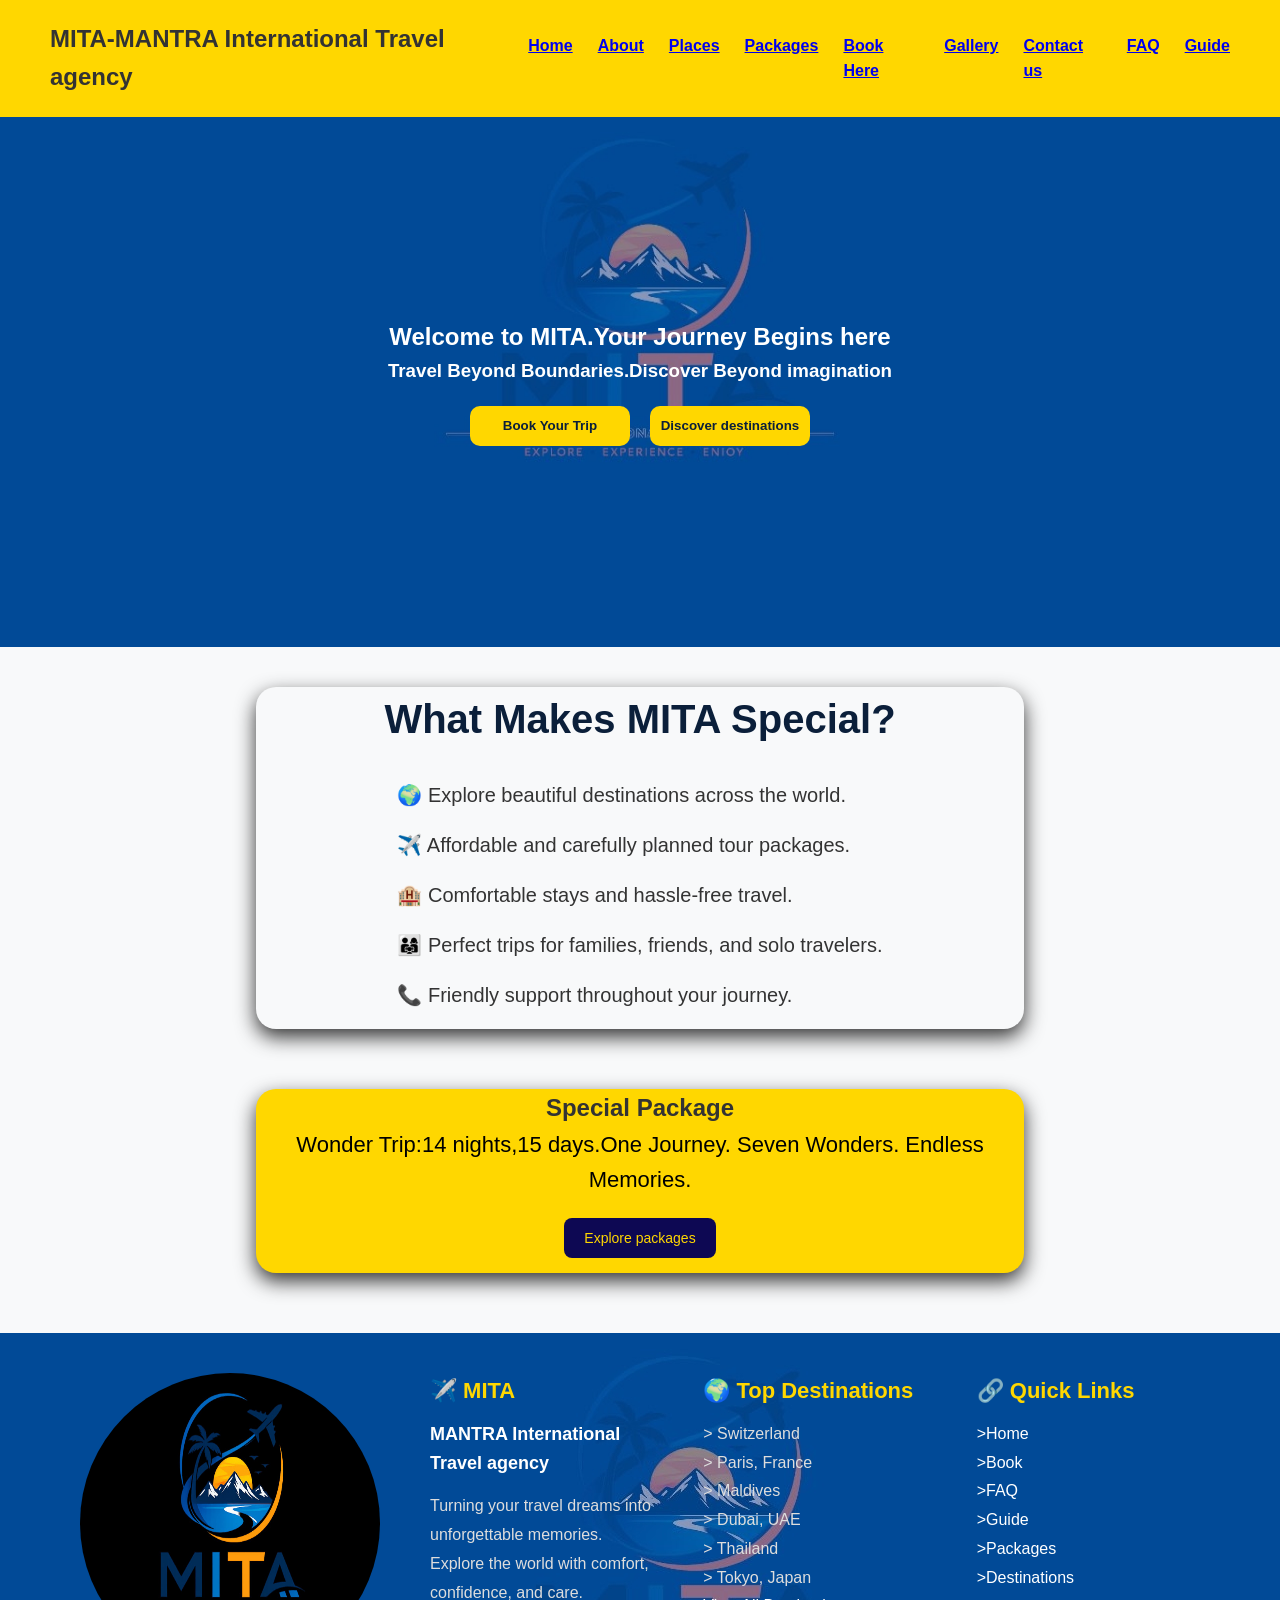
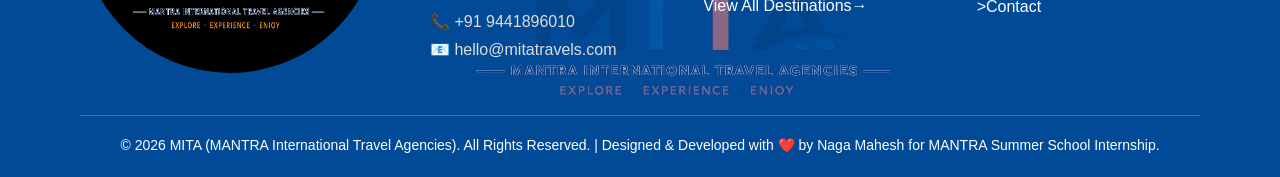
<file: index.html>
<!DOCTYPE html>
<html lang="en">
<head>
    <meta charset="UTF-8">
    <meta name="viewport" content="width=device-width, initial-scale=1.0">
    
    <link rel="stylesheet" href="style.css">
    <meta charset="UTF-8">
<meta name="viewport" content="width=device-width, initial-scale=1.0">

<title>MITA | MANTRA International Travel Agency</title>

<meta name="description" content="Explore the world with MITA - MANTRA International Travel Agency. Book dream vacations, discover destinations, travel guides, and affordable tour packages.">

<meta name="keywords" content="Travel Agency, MITA, Mantra, Tourism, Vacation, Holiday Packages, Travel Booking, Maldives, Paris, Switzerland, Dubai">

<meta name="author" content="Naga Mahesh">
</head>
<body>
    <header>
        <nav>
         <div>
            <h1>MITA-MANTRA International Travel agency</h1>
          </div>
          <ul>
          <div>
            <a href="index.html">Home</a>
          </div>
          <div>
            <a href="ourstory.html">About</a>
          </div>
          <div>
            <a href="places.html">Places</a>
          </div>
          <div>
            <a href="packages.html">Packages</a>
          </div>
          <div>
            <a href="booking.html">Book Here</a>
          </div>
          <div>
            <a href="gallery.html">Gallery</a>
          </div>
          <div>
            <a href="contact.html">Contact us</a>
          </div>
          <div>
            <a href="faq.html">FAQ</a>
          </div>
        <div>
            <a href="travelguide.html">Guide</a>
           </div>
           </ul>
        </nav>
    </header>
    <main class="home-main">
        <section class="home1">
             <h1>Welcome to MITA.Your Journey Begins here</h1>
             <h3>Travel Beyond Boundaries.Discover Beyond imagination</h3>
             <div class="button-c">
                 <a href="booking.html"><button class="button1">Book Your Trip</button></a>
                 <a href="places.html"><button class="button1">Discover destinations</button></a>
             </div>
        </section>
      <section class="about-features">
     <h2>What Makes MITA Special?</h2>
      <ul>
          <li>🌍 Explore beautiful destinations across the world.</li>
          <li>✈️ Affordable and carefully planned tour packages.</li>
          <li>🏨 Comfortable stays and hassle-free travel.</li>
          <li>👨‍👩‍👧 Perfect trips for families, friends, and solo travelers.</li>
          <li>📞 Friendly support throughout your journey.</li>
      </ul>
     </section>
        <section class="home2">
            <h1>Special Package</h1>
            <p>Wonder Trip:14 nights,15 days.One Journey. Seven Wonders. Endless Memories.</p>
            <a href="packages.html"><button class="button-h2">Explore packages</button></a>
        </section>
    </main>
    <footer>
        <div class="footer">
          <div>
            <img src="Images/mita logo.jpeg" alt="Logo" width="224.85" height="170">
          </div>
            <div>
                <h3>✈️ MITA</h3>
                <h4>MANTRA International Travel agency</h4>
                <p>Turning your travel dreams into unforgettable memories. <br>
                  Explore the world with comfort, confidence, and care.</p>
                <p>📞 +91 9441896010 <br>
                 📧 hello@mitatravels.com</p>
            </div>
            <div>
                <h3>🌍 Top Destinations</h3>
                <p>> Switzerland <br>
                   > Paris, France <br>
                   > Maldives   <br>
                   > Dubai, UAE <br>
                   > Thailand  <br>
                   > Tokyo, Japan <br>
                   </p>
                   <a href="places.html">View All Destinations→</a>
            </div>
            <div>
                <h3>🔗 Quick Links</h3>
                <p>
                    <a href="index.html">>Home</a> <br>
                    <a href="booking.html">>Book</a> <br>
                    <a href="faq.html">>FAQ</a> <br>
                    <a href="travelguide.html">>Guide</a> <br>
                    <a href="packages.html">>Packages</a> <br>
                    <a href="places.html">>Destinations</a> <br>
                    <a href="contact.html">>Contact</a> <br>
                </p>
            </div>
        </div>
         <p>© 2026 MITA (MANTRA International Travel Agencies). All Rights Reserved. | Designed & Developed with ❤️ by Naga Mahesh for MANTRA Summer School Internship.</p>
    </footer>
<!--Start of Tawk.to Script-->
<script type="text/javascript">
var Tawk_API=Tawk_API||{}, Tawk_LoadStart=new Date();
(function(){
var s1=document.createElement("script"),s0=document.getElementsByTagName("script")[0];
s1.async=true;
s1.src='https://embed.tawk.to/6a466e182aaf551d42e2d673/1jshhs4h0';
s1.charset='UTF-8';
s1.setAttribute('crossorigin','*');
s0.parentNode.insertBefore(s1,s0);
})();
</script>
<!--End of Tawk.to Script-->
</body>
</html>
</file>
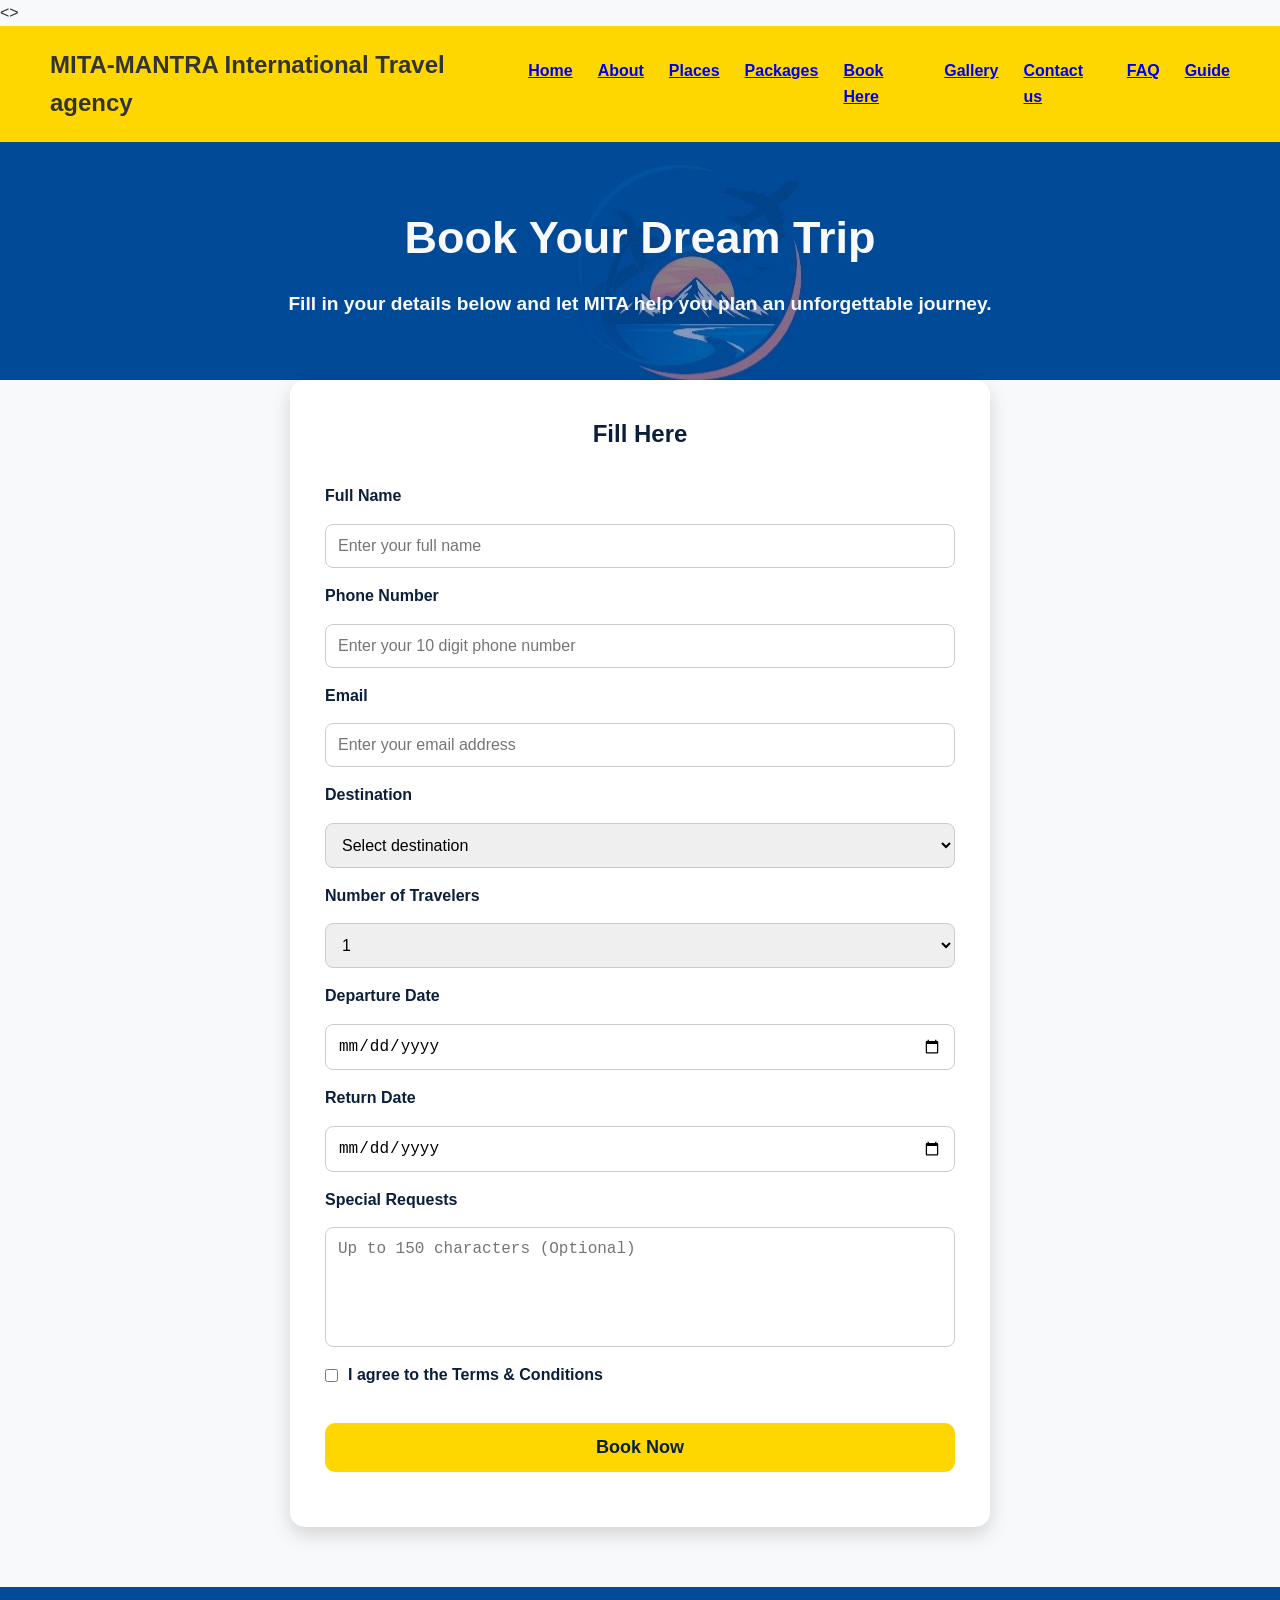
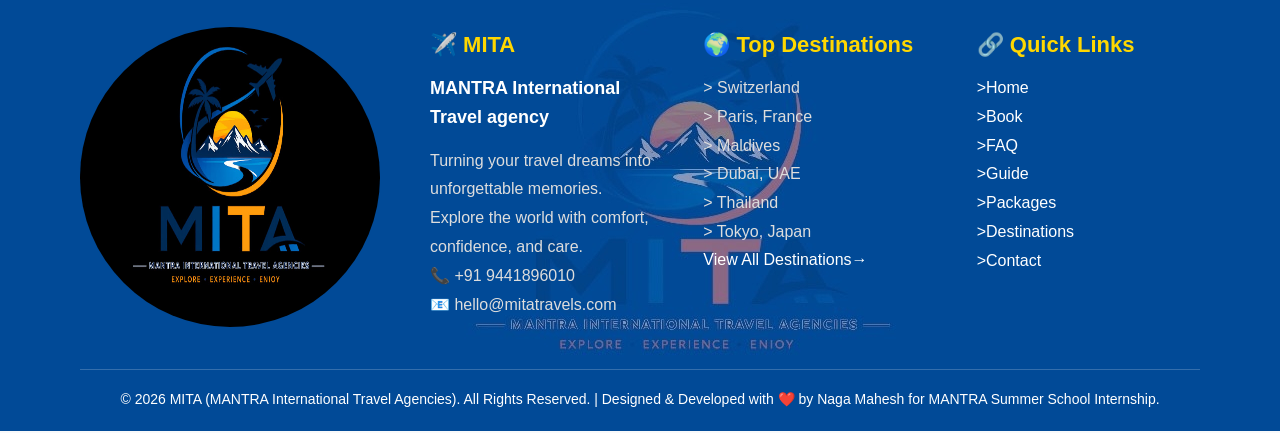
<file: booking.html>
<!DOCTYPE html>
<html lang="en">
<head>
    <meta charset="UTF-8">
    <meta name="viewport" content="width=device-width, initial-scale=1.0">
    
    <link rel="stylesheet" href="style.css">
    <title>Book Your Dream Trip | MITA</title>

<meta name="description" content="Book your dream vacation with MITA. Fill out our secure booking form and let us plan your perfect journey.">

<meta name="keywords" content="Book Tour, Travel Booking, Vacation Booking, Holiday Booking, MITA Booking">

<meta name="author" content="Naga Mahesh">
</head>
<>
    <header>
        <nav>
         <div>
            <h1>MITA-MANTRA International Travel agency</h1>
          </div>
          <ul>
          <div>
            <a href="index.html">Home</a>
          </div>
          <div>
            <a href="ourstory.html">About</a>
          </div>
          <div>
            <a href="places.html">Places</a>
          </div>
          <div>
            <a href="packages.html">Packages</a>
          </div>
          <div>
            <a href="booking.html">Book Here</a>
          </div>
          <div>
            <a href="gallery.html">Gallery</a>
          </div>
          <div>
            <a href="contact.html">Contact us</a>
          </div>
          <div>
            <a href="faq.html">FAQ</a>
          </div>
        <div>
            <a href="travelguide.html">Guide</a>
           </div>
           </ul>
        </nav>
         </header>
     <main>
           <section class="booking-header">
    <div>
        <h1>Book Your Dream Trip</h1>
        <p>Fill in your details below and let MITA help you plan an unforgettable journey.</p>
    </div>
</section>

<section class="booking-section">
    <div class="booking-box">

        <h2>Fill Here</h2>

        <form id="bookingForm">

            <label for="fullname">Full Name</label>
            <input type="text" id="fullname" name="fullname" placeholder="Enter your full name" required>

            <label for="phonenumber">Phone Number</label>
            <input type="tel" id="phonenumber" name="phonenumber" placeholder="Enter your 10 digit phone number" required>

            <label for="email">Email</label>
            <input type="email" id="email" name="email" placeholder="Enter your email address" required>

            <label for="destination">Destination</label>
            <select id="destination" required>
                <option value="">Select destination</option>
                <option value="maldives">Maldives</option>
                <option value="paris">Paris</option>
                <option value="switzerland">Switzerland</option>
                <option value="thailand">Thailand</option>
                <option value="tokyo">Tokyo, Japan</option>
                <option value="7 wonders">7 Wonders</option>
                <option value="dubai">Dubai</option>
                <option value="goa">Goa</option>
                <option value="kashmir">Kashmir</option>
                <option value="kerala">Kerala</option>
                <option value="bali">Bali</option>
            </select>

            <label for="Nooftravelers">Number of Travelers</label>
            <select id="Nooftravelers">
                <option>1</option>
                <option>2</option>
                <option>3</option>
                <option>4</option>
                <option>5</option>
                <option>6-10</option>
                <option>10+</option>
            </select>

            <label for="departure">Departure Date</label>
            <input type="date" id="departure" required>

            <label for="return">Return Date</label>
            <input type="date" id="return">

            <label for="request">Special Requests</label>
            <textarea id="request" maxlength="150" placeholder="Up to 150 characters (Optional)"></textarea>

            <div class="checkbox">
                <input type="checkbox" id="agree" required>
                <label for="agree">I agree to the Terms & Conditions</label>
            </div>

            <button type="submit" class="booking-btn">Book Now</button>

        </form>

        <p id="message"></p>
        <div id="bookingModal" class="modal">

    <div class="modal-content">

        <span class="close">&times;</span>

        <h2>🎉 Booking Confirmed!</h2>

        <div id="bookingDetails"></div>

        <button id="closeBtn">Close</button>

    </div>

</div>
    </div>
</section>
     </main>
      <footer>
        <div class="footer">
          <div>
            <img src="Images/mita logo.jpeg" alt="Logo" width="224.85" height="170">
          </div>
            <div>
                <h3>✈️ MITA</h3>
                <h4>MANTRA International Travel agency</h4>
                <p>Turning your travel dreams into unforgettable memories. Explore the world with comfort, confidence, and care.</p>
                <p>📞 +91 9441896010 <br>
                 📧 hello@mitatravels.com</p>
            </div>
            <div>
                <h3>🌍 Top Destinations</h3>
                <p>> Switzerland <br>
                   > Paris, France <br>
                   > Maldives   <br>
                   > Dubai, UAE <br>
                   > Thailand  <br>
                   > Tokyo, Japan <br>
                   </p>
                   <a href="places.html">View All Destinations→</a>
            </div>
            <div>
                <h3>🔗 Quick Links</h3>
                <p>
                    <a href="index.html">>Home</a> <br>
                    <a href="booking.html">>Book</a> <br>
                    <a href="faq.html">>FAQ</a> <br>
                    <a href="travelguide.html">>Guide</a> <br>
                    <a href="packages.html">>Packages</a> <br>
                    <a href="places.html">>Destinations</a> <br>
                    <a href="contact.html">>Contact</a> <br>
                </p>
            </div>
        </div>
        <p>© 2026 MITA (MANTRA International Travel Agencies). All Rights Reserved. | Designed & Developed with ❤️ by Naga Mahesh for MANTRA Summer School Internship.</p>
    </footer>
    <script src="script.js"></script>
    <!--Start of Tawk.to Script-->
<script type="text/javascript">
var Tawk_API=Tawk_API||{}, Tawk_LoadStart=new Date();
(function(){
var s1=document.createElement("script"),s0=document.getElementsByTagName("script")[0];
s1.async=true;
s1.src='https://embed.tawk.to/6a466e182aaf551d42e2d673/1jshhs4h0';
s1.charset='UTF-8';
s1.setAttribute('crossorigin','*');
s0.parentNode.insertBefore(s1,s0);
})();
</script>
<!--End of Tawk.to Script-->
</body>
</html>
</file>
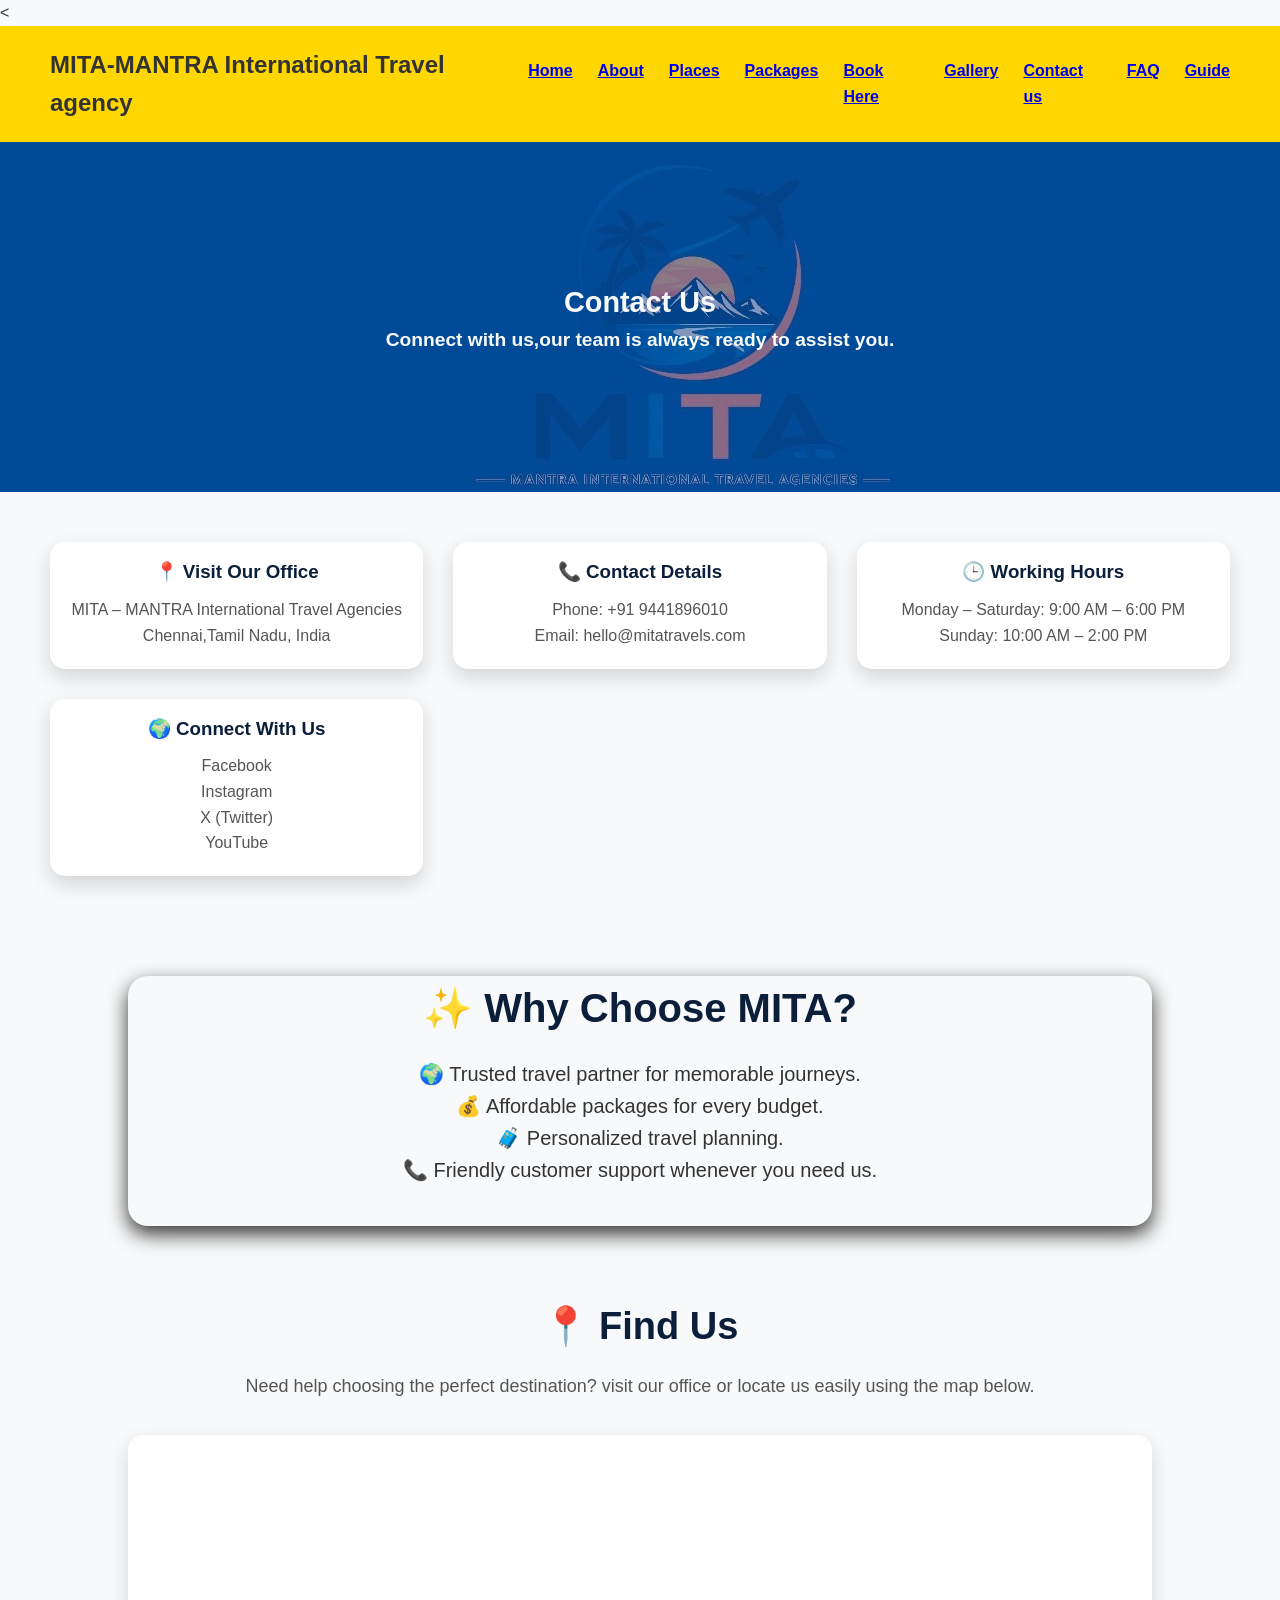
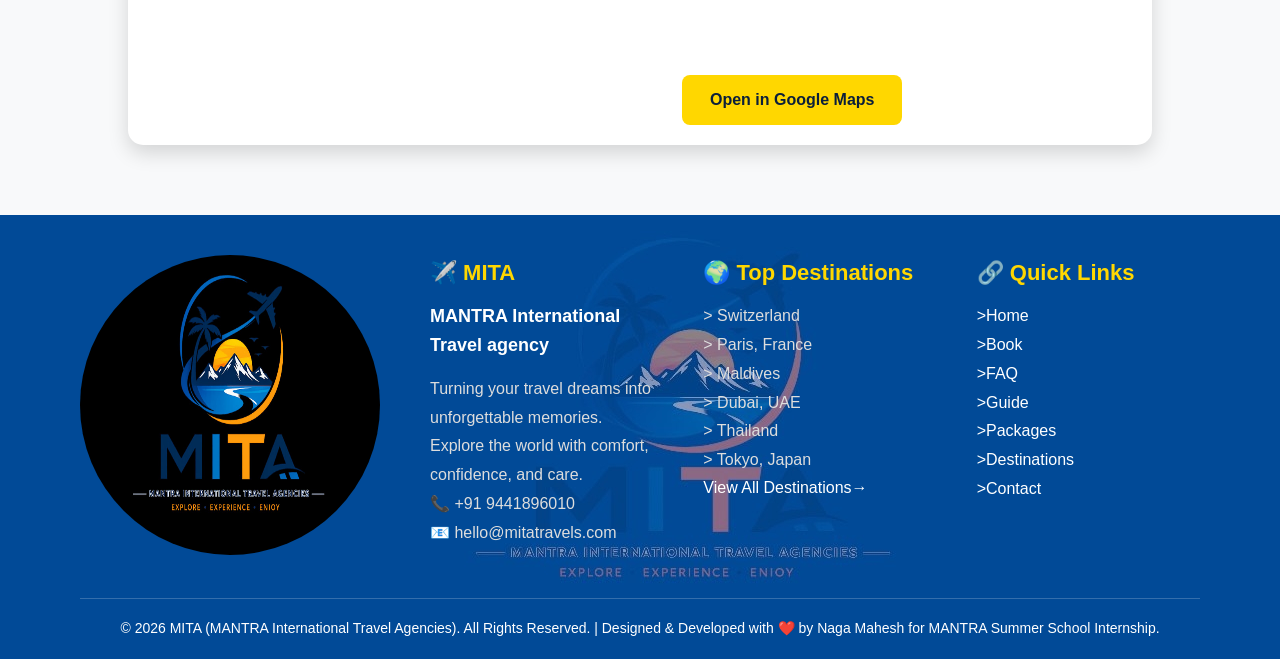
<file: contact.html>
<!DOCTYPE html>
<html lang="en">
<head>
    <meta charset="UTF-8">
    <meta name="viewport" content="width=device-width, initial-scale=1.0">
    
    <link rel="stylesheet" href="style.css">
    <<title>Contact MITA | MANTRA International Travel Agency</title>

<meta name="description" content="Get in touch with MITA for travel assistance, booking support, package information, and customer service.">

<meta name="keywords" content="Contact MITA, Travel Support, Customer Service, Travel Agency Contact">

<meta name="author" content="Naga Mahesh">
</head>
<body>
     <header>
        <nav>
         <div>
            <h1>MITA-MANTRA International Travel agency</h1>
          </div>
          <ul>
          <div>
            <a href="index.html">Home</a>
          </div>
          <div>
            <a href="ourstory.html">About</a>
          </div>
          <div>
            <a href="places.html">Places</a>
          </div>
          <div>
            <a href="packages.html">Packages</a>
          </div>
          <div>
            <a href="booking.html">Book Here</a>
          </div>
          <div>
            <a href="gallery.html">Gallery</a>
          </div>
          <div>
            <a href="contact.html">Contact us</a>
          </div>
          <div>
            <a href="faq.html">FAQ</a>
          </div>
        <div>
            <a href="travelguide.html">Guide</a>
           </div>
           </ul>
        </nav>
         </header>
     <main>
            <section class="contact">
              <h1>Contact Us</h1>
              <p>Connect with us,our team is always ready to assist you.</p>
            </section>
            <section class="cus">
                <div class="cus-card">
                  <h3>📍 Visit Our Office</h3>
                  <p>MITA – MANTRA International Travel Agencies <br>
                    Chennai,Tamil Nadu, India</p>
                </div>
                <div class="cus-card">
                  <h3>📞 Contact Details</h3>
                  <p>Phone: +91 9441896010 <br>
                    Email: hello@mitatravels.com</p>
                </div>
                <div class="cus-card">
                  <h3>🕒 Working Hours</h3>
                  <p>Monday – Saturday: 9:00 AM – 6:00 PM <br>Sunday: 10:00 AM – 2:00 PM</p>
                </div>
                <div class="cus-card">
                  <h3>🌍 Connect With Us</h3>
                  <p>Facebook <br>Instagram <br>X (Twitter) <br>YouTube</p>
                </div>
            </section>
           <section class="something">
            <h2>✨ Why Choose MITA?</h2>
            <p>🌍 Trusted travel partner for memorable journeys. <br>
               💰 Affordable packages for every budget. <br>
               🧳 Personalized travel planning. <br>
               📞 Friendly customer support whenever you need us.</p>
           </section>
           <section class="location">
            <h2>📍 Find Us</h2>
                 <p class="location-text">Need help choosing the perfect destination?
                  visit our office or locate us easily using the map below.
                 </p>
             <div class="map-card">
                <iframe src="https://www.google.com/maps/embed?pb=!1m18!1m12!1m3!1d3892.9122907780015!2d80.15508737483572!3d12.65375538763315!2m3!1f0!2f0!3f0!3m2!1i1024!2i768!4f13.1!3m3!1m2!1s0x3a525b9388be1547%3A0x73374bc83a3e5cad!2sSai%20University!5e0!3m2!1sen!2sin!4v1782886948904!5m2!1sen!2sin"
                   width="300" 
                   height="250" 
                   style="border:0;"
                  allowfullscreen="" 
                  oading="lazy" 
                  referrerpolicy="strict-origin-when-cross-origin">
                </iframe>
                 <a href="https://maps.app.goo.gl/iwFigcG14tqufpPw8" target="_blank" class="map-btn">
            Open in Google Maps
        </a>
             </div>
           </section>
     </main>
      <footer>
        <div class="footer">
          <div>
            <img src="Images/mita logo.jpeg" alt="Logo" width="224.85" height="170">
          </div>
            <div>
                <h3>✈️ MITA</h3>
                <h4>MANTRA International Travel agency</h4>
                <p>Turning your travel dreams into unforgettable memories. Explore the world with comfort, confidence, and care.</p>
                <p>📞 +91 9441896010 <br>
                 📧 hello@mitatravels.com</p>
            </div>
            <div>
                <h3>🌍 Top Destinations</h3>
                <p>> Switzerland <br>
                   > Paris, France <br>
                   > Maldives   <br>
                   > Dubai, UAE <br>
                   > Thailand  <br>
                   > Tokyo, Japan <br>
                   </p>
                   <a href="places.html">View All Destinations→</a>
            </div>
            <div>
                <h3>🔗 Quick Links</h3>
                <p>
                    <a href="index.html">>Home</a> <br>
                    <a href="booking.html">>Book</a> <br>
                    <a href="faq.html">>FAQ</a> <br>
                    <a href="travelguide.html">>Guide</a> <br>
                    <a href="packages.html">>Packages</a> <br>
                    <a href="places.html">>Destinations</a> <br>
                    <a href="contact.html">>Contact</a> <br>
                </p>
            </div>
        </div>
        <p>© 2026 MITA (MANTRA International Travel Agencies). All Rights Reserved. | Designed & Developed with ❤️ by Naga Mahesh for MANTRA Summer School Internship.</p>
    </footer>
    <!--Start of Tawk.to Script-->
<script type="text/javascript">
var Tawk_API=Tawk_API||{}, Tawk_LoadStart=new Date();
(function(){
var s1=document.createElement("script"),s0=document.getElementsByTagName("script")[0];
s1.async=true;
s1.src='https://embed.tawk.to/6a466e182aaf551d42e2d673/1jshhs4h0';
s1.charset='UTF-8';
s1.setAttribute('crossorigin','*');
s0.parentNode.insertBefore(s1,s0);
})();
</script>
<!--End of Tawk.to Script-->
</body>
</html>
</file>
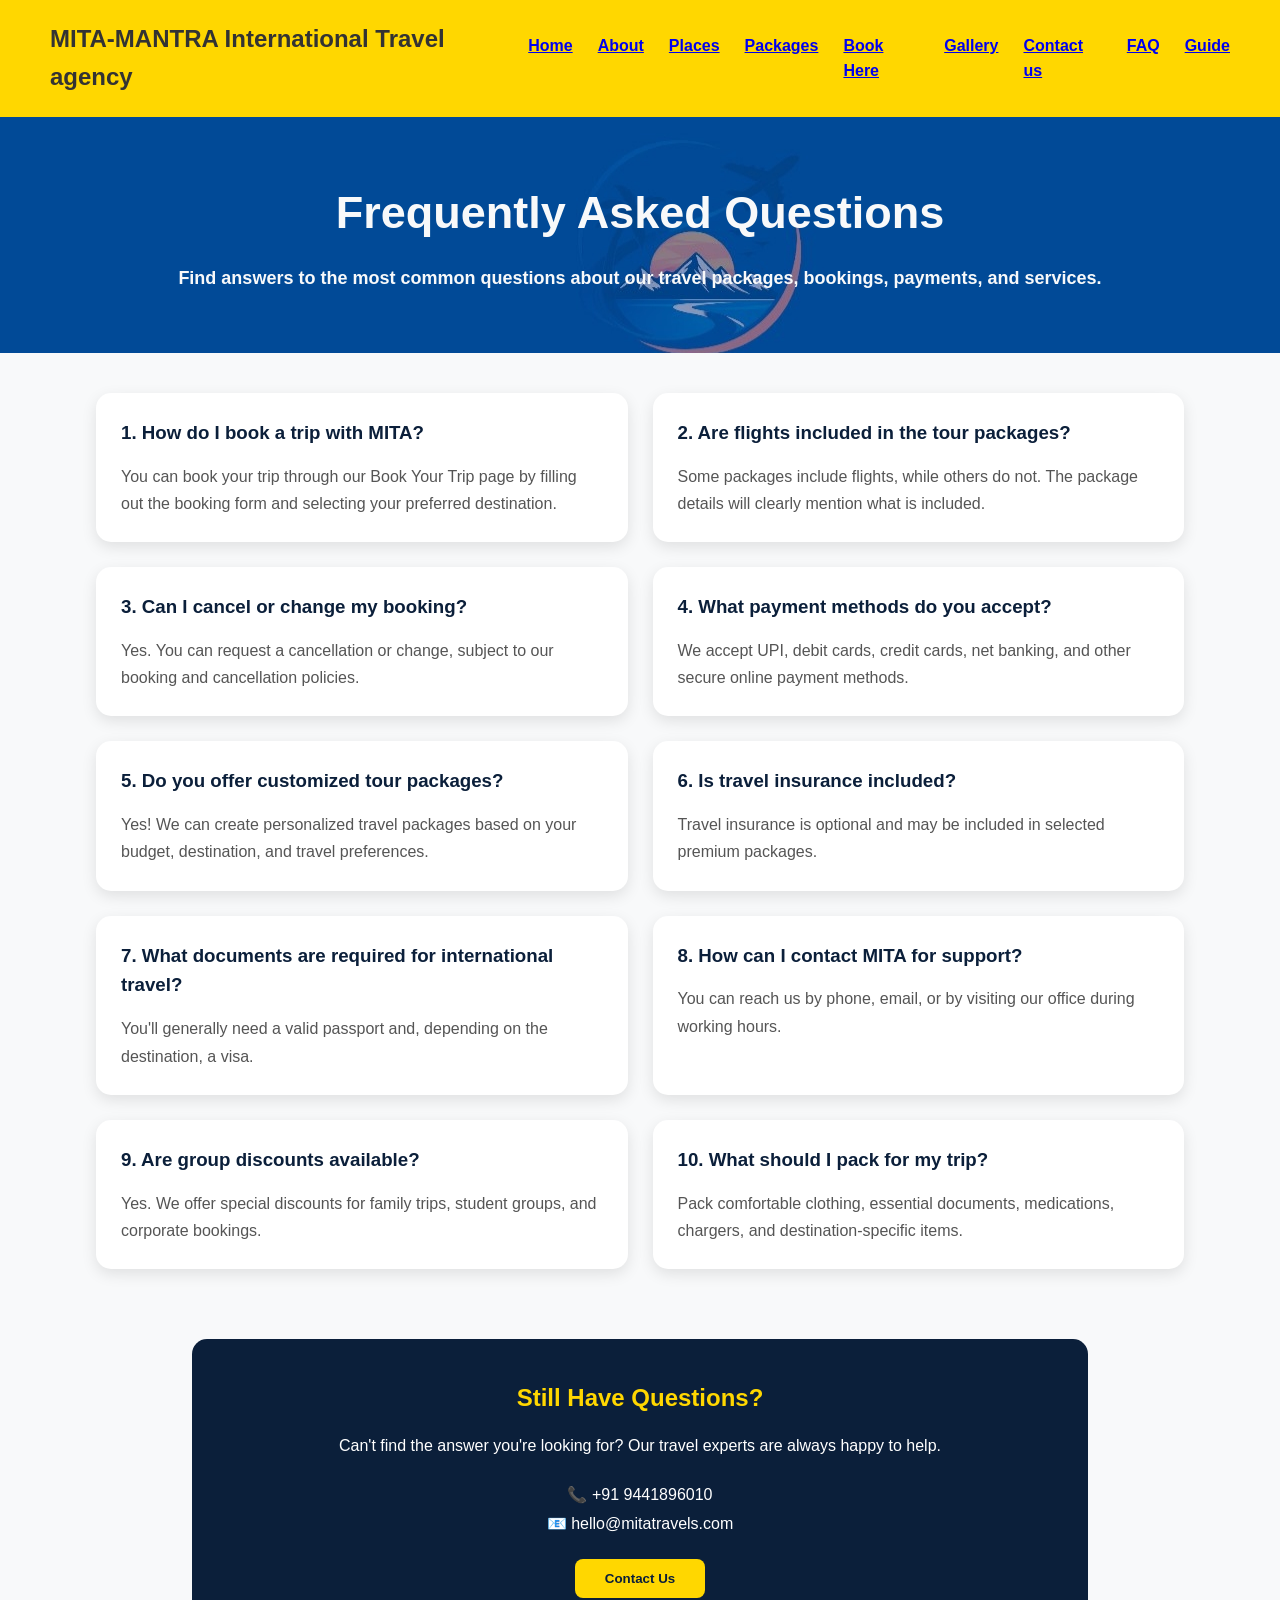
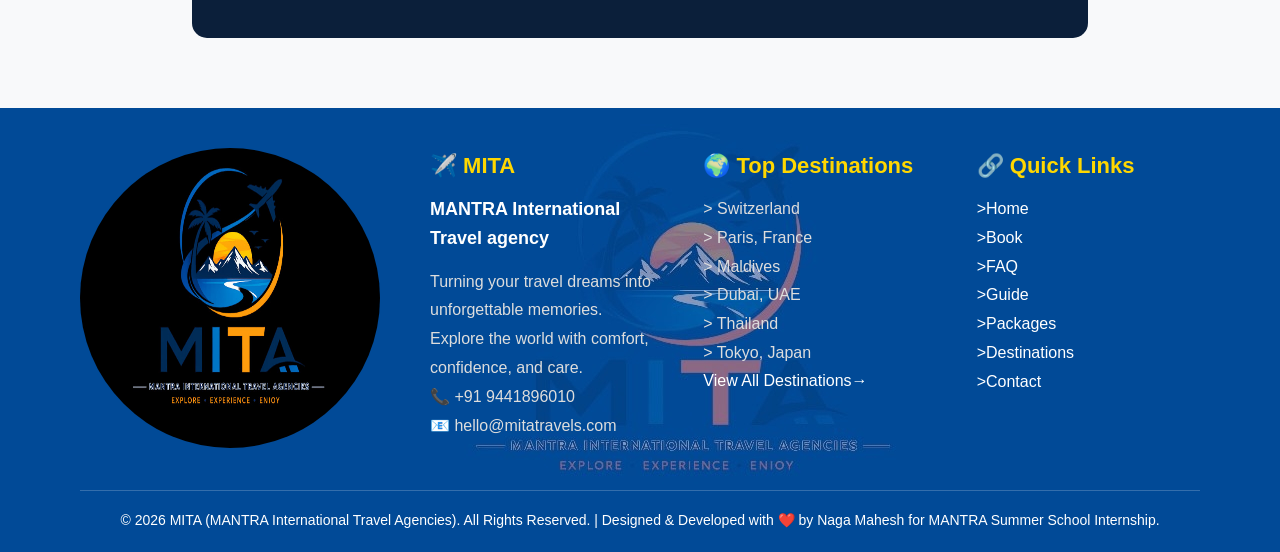
<file: faq.html>
<!DOCTYPE html>
<html lang="en">
<head>
    <meta charset="UTF-8">
    <meta name="viewport" content="width=device-width, initial-scale=1.0">
    
    <link rel="stylesheet" href="style.css">
     <title>Frequently Asked Questions | MITA</title>

<meta name="description" content="Find answers to common questions about bookings, cancellations, payments, travel insurance, documents, and MITA travel services.">

<meta name="keywords" content="Travel FAQ, Booking Questions, Travel Help, MITA FAQ, Holiday Questions">

<meta name="author" content="Naga Mahesh">
</head>
<body>
    <header>
        <nav>
         <div>
            <h1>MITA-MANTRA International Travel agency</h1>
          </div>
          <ul>
          <div>
            <a href="index.html">Home</a>
          </div>
          <div>
            <a href="ourstory.html">About</a>
          </div>
          <div>
            <a href="places.html">Places</a>
          </div>
          <div>
            <a href="packages.html">Packages</a>
          </div>
          <div>
            <a href="booking.html">Book Here</a>
          </div>
          <div>
            <a href="gallery.html">Gallery</a>
          </div>
          <div>
            <a href="contact.html">Contact us</a>
          </div>
          <div>
            <a href="faq.html">FAQ</a>
          </div>
        <div>
            <a href="travelguide.html">Guide</a>
           </div>
           </ul>
        </nav>
         </header>
     <main>
          <section class="faq-header">
    <h1>Frequently Asked Questions</h1>
    <p>Find answers to the most common questions about our travel packages, bookings, payments, and services.</p>
</section>

<section class="faq-container">

    <div class="faq-card">
        <h3>1. How do I book a trip with MITA?</h3>
        <p>You can book your trip through our Book Your Trip page by filling out the booking form and selecting your preferred destination.</p>
    </div>

    <div class="faq-card">
        <h3>2. Are flights included in the tour packages?</h3>
        <p>Some packages include flights, while others do not. The package details will clearly mention what is included.</p>
    </div>

    <div class="faq-card">
        <h3>3. Can I cancel or change my booking?</h3>
        <p>Yes. You can request a cancellation or change, subject to our booking and cancellation policies.</p>
    </div>

    <div class="faq-card">
        <h3>4. What payment methods do you accept?</h3>
        <p>We accept UPI, debit cards, credit cards, net banking, and other secure online payment methods.</p>
    </div>

    <div class="faq-card">
        <h3>5. Do you offer customized tour packages?</h3>
        <p>Yes! We can create personalized travel packages based on your budget, destination, and travel preferences.</p>
    </div>

    <div class="faq-card">
        <h3>6. Is travel insurance included?</h3>
        <p>Travel insurance is optional and may be included in selected premium packages.</p>
    </div>

    <div class="faq-card">
        <h3>7. What documents are required for international travel?</h3>
        <p>You'll generally need a valid passport and, depending on the destination, a visa.</p>
    </div>

    <div class="faq-card">
        <h3>8. How can I contact MITA for support?</h3>
        <p>You can reach us by phone, email, or by visiting our office during working hours.</p>
    </div>

    <div class="faq-card">
        <h3>9. Are group discounts available?</h3>
        <p>Yes. We offer special discounts for family trips, student groups, and corporate bookings.</p>
    </div>

    <div class="faq-card">
        <h3>10. What should I pack for my trip?</h3>
        <p>Pack comfortable clothing, essential documents, medications, chargers, and destination-specific items.</p>
    </div>

</section>

<section class="faq-contact">
    <h2>Still Have Questions?</h2>
    <p>Can't find the answer you're looking for? Our travel experts are always happy to help.</p>

    <p>
        📞 +91 9441896010 <br>
        📧 hello@mitatravels.com
    </p>

    <a href="contact.html">
        <button class="contact-btn">Contact Us</button>
    </a>
</section>
     </main>
      <footer>
        <div class="footer">
            <div>
              <img src="Images/mita logo.jpeg" alt="Logo" width="224.85" height="170">
            </div>
            <div>
                <h3>✈️ MITA</h3>
                <h4>MANTRA International Travel agency</h4>
                <p>Turning your travel dreams into unforgettable memories. Explore the world with comfort, confidence, and care.</p>
                <p>📞 +91 9441896010 <br>
                 📧 hello@mitatravels.com</p>
            </div>
            <div>
                <h3>🌍 Top Destinations</h3>
                <p>> Switzerland <br>
                   > Paris, France <br>
                   > Maldives   <br>
                   > Dubai, UAE <br>
                   > Thailand  <br>
                   > Tokyo, Japan <br>
                   </p>
                   <a href="places.html">View All Destinations→</a>
            </div>
            <div>
                <h3>🔗 Quick Links</h3>
                <p>
                    <a href="index.html">>Home</a> <br>
                    <a href="booking.html">>Book</a> <br>
                    <a href="faq.html">>FAQ</a> <br>
                    <a href="travelguide.html">>Guide</a> <br>
                    <a href="packages.html">>Packages</a> <br>
                    <a href="places.html">>Destinations</a> <br>
                    <a href="contact.html">>Contact</a> <br>
                </p>
            </div>
        </div>
        <p>© 2026 MITA (MANTRA International Travel Agencies). All Rights Reserved. | Designed & Developed with ❤️ by Naga Mahesh for MANTRA Summer School Internship.</p>
    </footer>
    <!--Start of Tawk.to Script-->
<script type="text/javascript">
var Tawk_API=Tawk_API||{}, Tawk_LoadStart=new Date();
(function(){
var s1=document.createElement("script"),s0=document.getElementsByTagName("script")[0];
s1.async=true;
s1.src='https://embed.tawk.to/6a466e182aaf551d42e2d673/1jshhs4h0';
s1.charset='UTF-8';
s1.setAttribute('crossorigin','*');
s0.parentNode.insertBefore(s1,s0);
})();
</script>
<!--End of Tawk.to Script-->
</body>
</html>
</file>
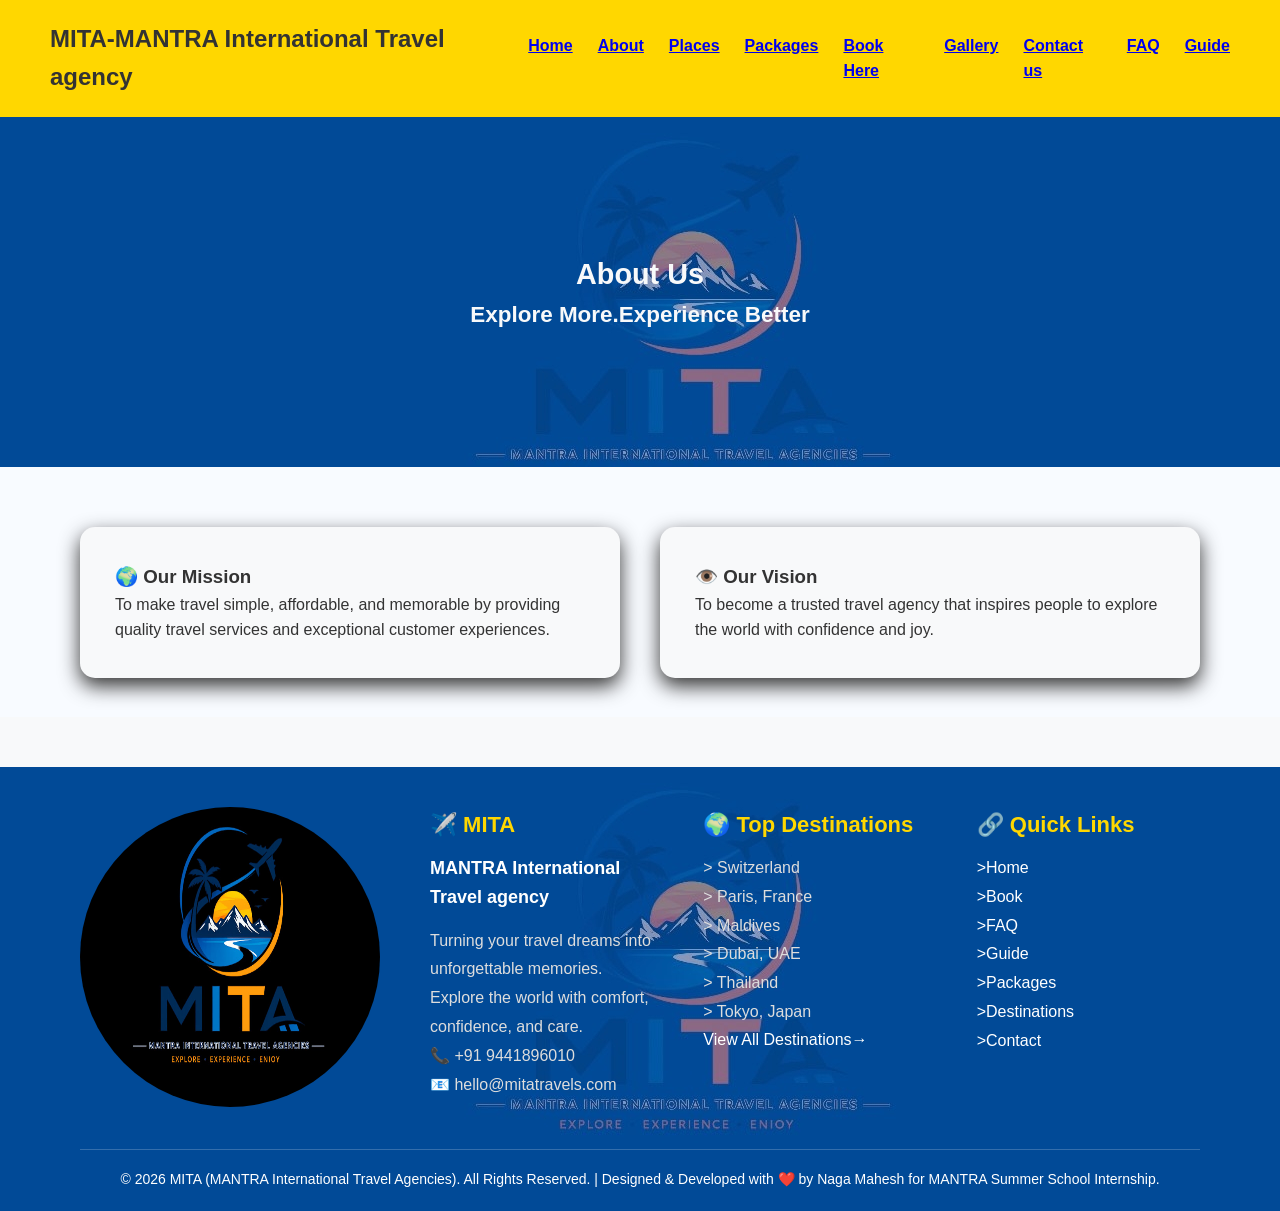
<file: ourstory.html>
<!DOCTYPE html>
<html lang="en">
<head>
    <meta charset="UTF-8">
    <meta name="viewport" content="width=device-width, initial-scale=1.0">
    <link rel="stylesheet" href="style.css">
    <title>About MITA | MANTRA International Travel Agency</title>

   <meta name="description" content="Learn about MITA - MANTRA International Travel Agency, our mission, vision, and commitment to creating memorable travel experiences.">

   <meta name="keywords" content="About MITA, Travel Agency, Tourism Company, MANTRA International Travel Agency">

   <meta name="author" content="Naga Mahesh">
</head>
<body>
    <header>
        <nav>
         <div>
            <h1>MITA-MANTRA International Travel agency</h1>
          </div>
          <ul>
          <div>
            <a href="index.html">Home</a>
          </div>
          <div>
            <a href="ourstory.html">About</a>
          </div>
          <div>
            <a href="places.html">Places</a>
          </div>
          <div>
            <a href="packages.html">Packages</a>
          </div>
          <div>
            <a href="booking.html">Book Here</a>
          </div>
          <div>
            <a href="gallery.html">Gallery</a>
          </div>
          <div>
            <a href="contact.html">Contact us</a>
          </div>
          <div>
            <a href="faq.html">FAQ</a>
          </div>
        <div>
            <a href="travelguide.html">Guide</a>
           </div>
           </ul>
        </nav>
         </header>
     <main>
        <section class="about">
            <h1>About Us</h1>
            <h3>Explore More.Experience Better</h3>
        </section>
        <section class="about2">
            <div class="card">
                <h3>🌍 Our Mission</h3>
                <p>To make travel simple, affordable, and memorable by providing quality travel services and exceptional customer experiences.</p>
            </div>
            <div class="card">
                <h3>👁️ Our Vision</h3>
                <p>To become a trusted travel agency that inspires people to explore the world with confidence and joy.</p>
            </div>
        </section>
     </main>
      <footer>
        <div class="footer">
          <div>
            <img src="Images/mita logo.jpeg" alt="Logo" width="224.85" height="170">
          </div>
            <div>
                <h3>✈️ MITA</h3>
                <h4>MANTRA International Travel agency</h4>
                <p>Turning your travel dreams into unforgettable memories. Explore the world with comfort, confidence, and care.</p>
                <p>📞 +91 9441896010 <br>
                 📧 hello@mitatravels.com</p>
            </div>
            <div>
                <h3>🌍 Top Destinations</h3>
                <p>> Switzerland <br>
                   > Paris, France <br>
                   > Maldives   <br>
                   > Dubai, UAE <br>
                   > Thailand  <br>
                   > Tokyo, Japan <br>
                   </p>
                   <a href="places.html">View All Destinations→</a>
            </div>
            <div>
                <h3>🔗 Quick Links</h3>
                <p>
                    <a href="index.html">>Home</a> <br>
                    <a href="booking.html">>Book</a> <br>
                    <a href="faq.html">>FAQ</a> <br>
                    <a href="travelguide.html">>Guide</a> <br>
                    <a href="packages.html">>Packages</a> <br>
                    <a href="places.html">>Destinations</a> <br>
                    <a href="contact.html">>Contact</a> <br>
                </p>
            </div>
        </div>
        <p>© 2026 MITA (MANTRA International Travel Agencies). All Rights Reserved. | Designed & Developed with ❤️ by Naga Mahesh for MANTRA Summer School Internship.</p>
    </footer>
    <!--Start of Tawk.to Script-->
<script type="text/javascript">
var Tawk_API=Tawk_API||{}, Tawk_LoadStart=new Date();
(function(){
var s1=document.createElement("script"),s0=document.getElementsByTagName("script")[0];
s1.async=true;
s1.src='https://embed.tawk.to/6a466e182aaf551d42e2d673/1jshhs4h0';
s1.charset='UTF-8';
s1.setAttribute('crossorigin','*');
s0.parentNode.insertBefore(s1,s0);
})();
</script>
<!--End of Tawk.to Script-->
</body>
</html>
</file>
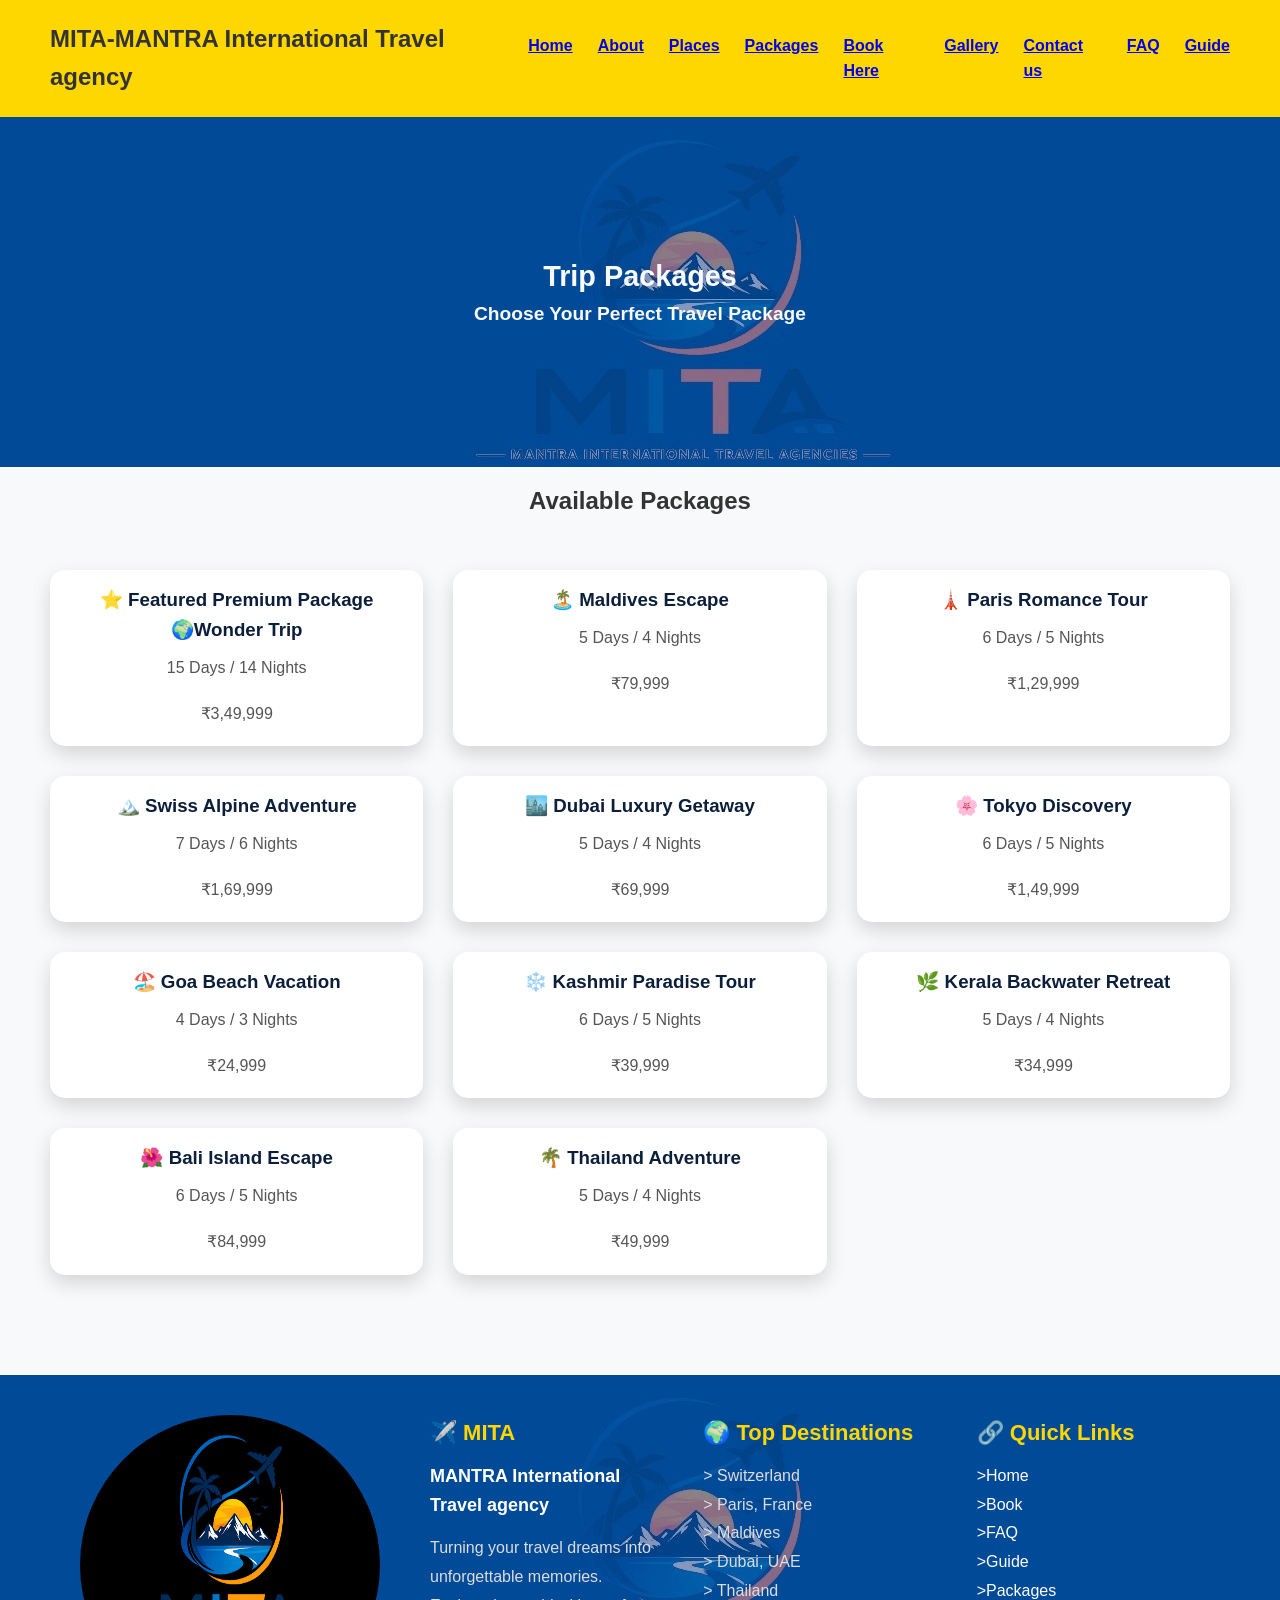
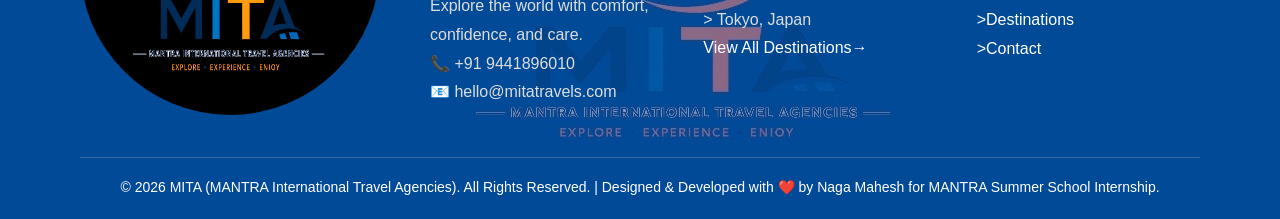
<file: packages.html>
<!DOCTYPE html>
<html lang="en">
<head>
    <meta charset="UTF-8">
    <meta name="viewport" content="width=device-width, initial-scale=1.0">
    
    <link rel="stylesheet" href="style.css">
     <title>Tour Packages | MITA</title>

<meta name="description" content="Browse affordable domestic and international tour packages offered by MITA. Choose from adventure, honeymoon, family, and luxury travel experiences.">

<meta name="keywords" content="Tour Packages, Holiday Packages, Honeymoon Packages, Family Trips, Adventure Tours, MITA Packages">

<meta name="author" content="Naga Mahesh">
</head>
<body>
     <header>
        <nav>
         <div>
            <h1>MITA-MANTRA International Travel agency</h1>
          </div>
          <ul>
          <div>
            <a href="index.html">Home</a>
          </div>
          <div>
            <a href="ourstory.html">About</a>
          </div>
          <div>
            <a href="places.html">Places</a>
          </div>
          <div>
            <a href="packages.html">Packages</a>
          </div>
          <div>
            <a href="booking.html">Book Here</a>
          </div>
          <div>
            <a href="gallery.html">Gallery</a>
          </div>
          <div>
            <a href="contact.html">Contact us</a>
          </div>
          <div>
            <a href="faq.html">FAQ</a>
          </div>
        <div>
            <a href="travelguide.html">Guide</a>
           </div>
           </ul>
        </nav>
     </header>
     <main>
        <section class="packages">
            <h1>Trip Packages</h1>
            <p>Choose Your Perfect Travel Package</p>
        </section>
        <section>
            <h1 class="h1">Available Packages</h1>
            <div class="packages1">
                <article class="pac">
                    <h3>⭐ Featured Premium Package <br> 🌍Wonder Trip</h3>
                    <p>15 Days / 14 Nights</p>
                    <p>₹3,49,999</p>
                </article>
                <article class="pac">
                    <h3>🏝️ Maldives Escape</h3>
                    <p>5 Days / 4 Nights</p>
                    <p>₹79,999</p>
                </article>
                <article class="pac">
                    <h3>🗼 Paris Romance Tour</h3>
                    <p>6 Days / 5 Nights</p>
                    <p>₹1,29,999</p>
                </article>
                <article class="pac">
                    <h3>🏔️ Swiss Alpine Adventure</h3>
                    <p>7 Days / 6 Nights</p>
                    <p>₹1,69,999</p>
                </article>
                <article class="pac">
                    <h3>🏙️ Dubai Luxury Getaway</h3>
                    <p>5 Days / 4 Nights</p>
                    <p>₹69,999</p>
                </article>
                <article class="pac">
                    <h3>🌸 Tokyo Discovery</h3>
                    <p>6 Days / 5 Nights</p>
                    <p>₹1,49,999</p>
                </article>
                <article class="pac">
                    <h3>🏖️ Goa Beach Vacation</h3>
                    <p>4 Days / 3 Nights</p>
                    <p>₹24,999</p>
                </article>
                <article class="pac">
                    <h3>❄️ Kashmir Paradise Tour</h3>
                    <p>6 Days / 5 Nights</p>
                    <p>₹39,999</p>
                </article>
                <article class="pac">
                    <h3>🌿 Kerala Backwater Retreat</h3>
                    <p>5 Days / 4 Nights</p>
                    <p>₹34,999</p>
                </article>
                <article class="pac">
                    <h3>🌺 Bali Island Escape</h3>
                    <p>6 Days / 5 Nights</p>
                    <p>₹84,999</p>
                </article>
                <article class="pac">
                    <h3>🌴 Thailand Adventure</h3>
                    <p>5 Days / 4 Nights</p>
                    <p>₹49,999</p>
                </article>
            </div>
        </section>
     </main>
      <footer>
        <div class="footer">
            <div>
                <img src="Images/mita logo.jpeg" alt="Logo" width="224.85" height="170">
            </div>
            <div>
                <h3>✈️ MITA</h3>
                <h4>MANTRA International Travel agency</h4>
                <p>Turning your travel dreams into unforgettable memories. Explore the world with comfort, confidence, and care.</p>
                <p>📞 +91 9441896010 <br>
                 📧 hello@mitatravels.com</p>
            </div>
            <div>
                <h3>🌍 Top Destinations</h3>
                <p>> Switzerland <br>
                   > Paris, France <br>
                   > Maldives   <br>
                   > Dubai, UAE <br>
                   > Thailand  <br>
                   > Tokyo, Japan <br>
                   </p>
                   <a href="places.html">View All Destinations→</a>
            </div>
            <div>
                <h3>🔗 Quick Links</h3>
                <p>
                    <a href="index.html">>Home</a> <br>
                    <a href="booking.html">>Book</a> <br>
                    <a href="faq.html">>FAQ</a> <br>
                    <a href="travelguide.html">>Guide</a> <br>
                    <a href="packages.html">>Packages</a> <br>
                    <a href="places.html">>Destinations</a> <br>
                    <a href="contact.html">>Contact</a> <br>
                </p>
            </div>
        </div>
        <p>© 2026 MITA (MANTRA International Travel Agencies). All Rights Reserved. | Designed & Developed with ❤️ by Naga Mahesh for MANTRA Summer School Internship.</p>
    </footer>
    <!--Start of Tawk.to Script-->
<script type="text/javascript">
var Tawk_API=Tawk_API||{}, Tawk_LoadStart=new Date();
(function(){
var s1=document.createElement("script"),s0=document.getElementsByTagName("script")[0];
s1.async=true;
s1.src='https://embed.tawk.to/6a466e182aaf551d42e2d673/1jshhs4h0';
s1.charset='UTF-8';
s1.setAttribute('crossorigin','*');
s0.parentNode.insertBefore(s1,s0);
})();
</script>
<!--End of Tawk.to Script-->
</body>
</html>
</file>
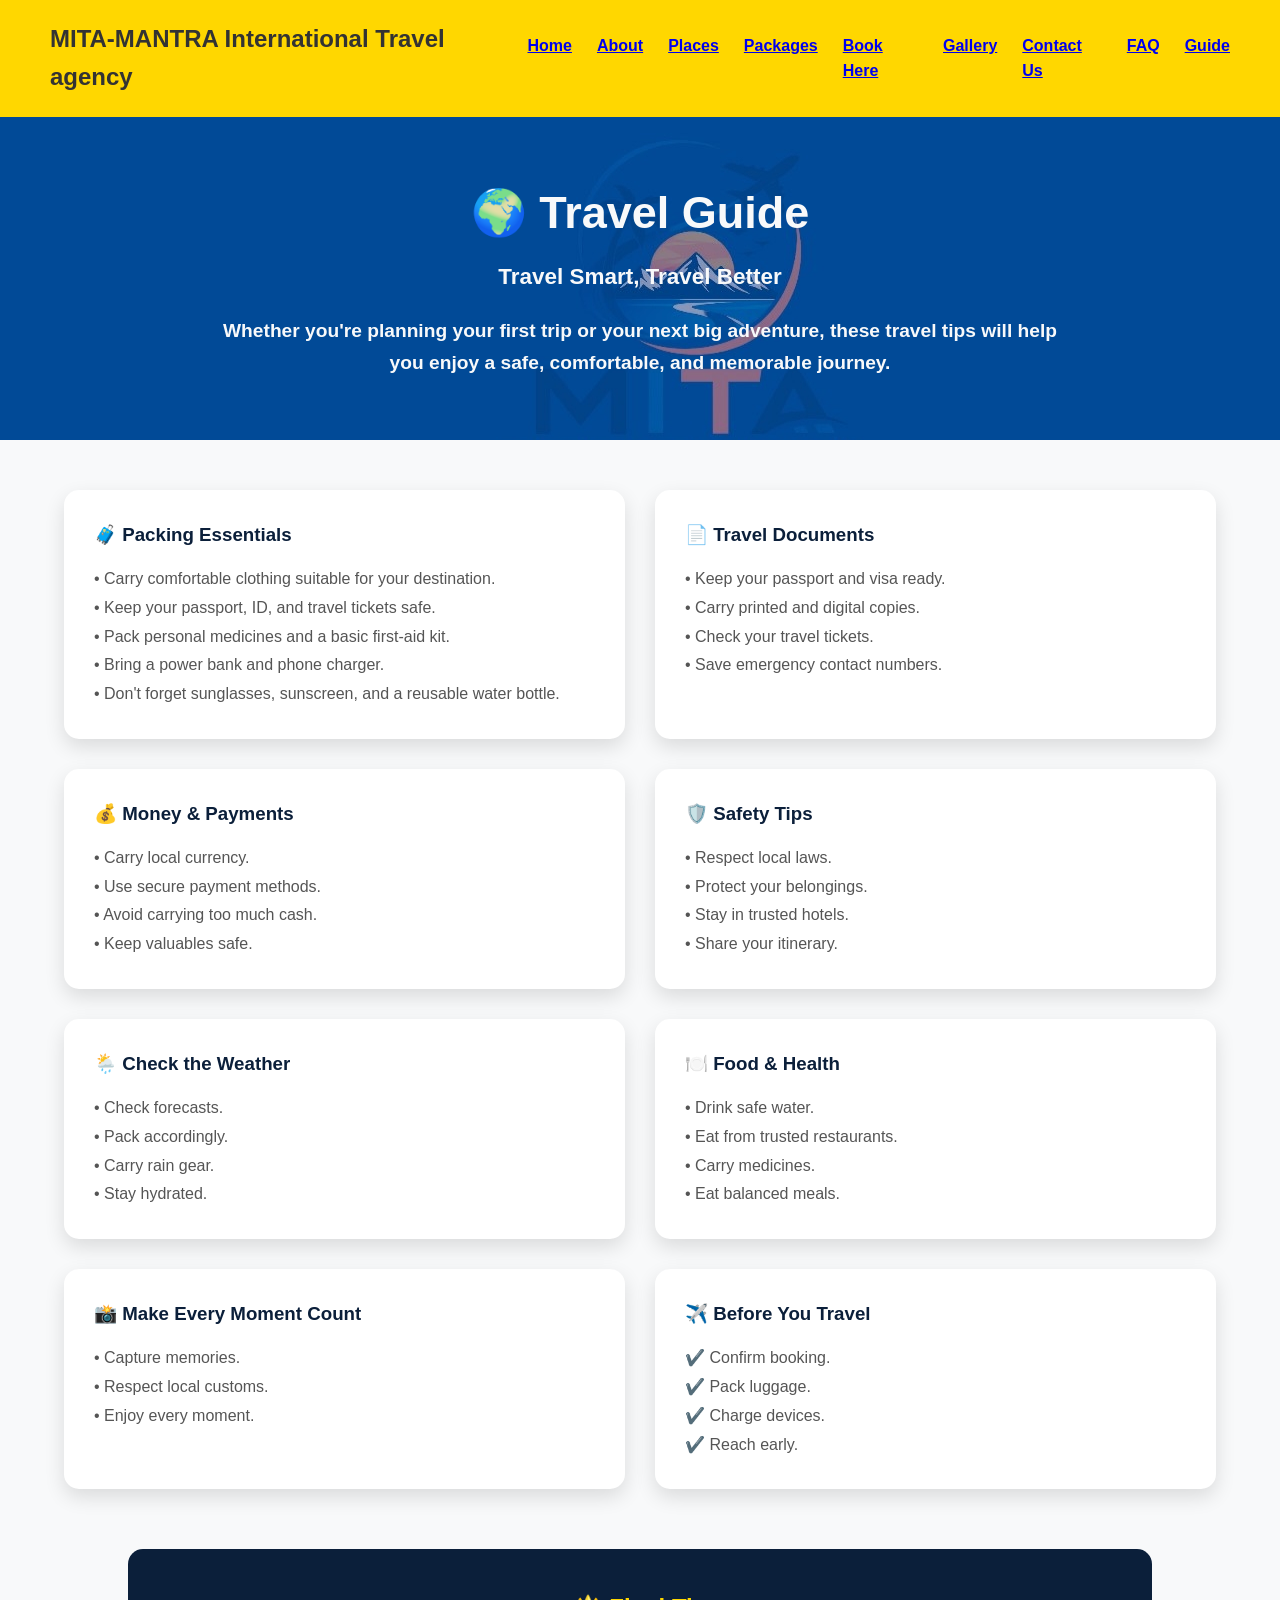
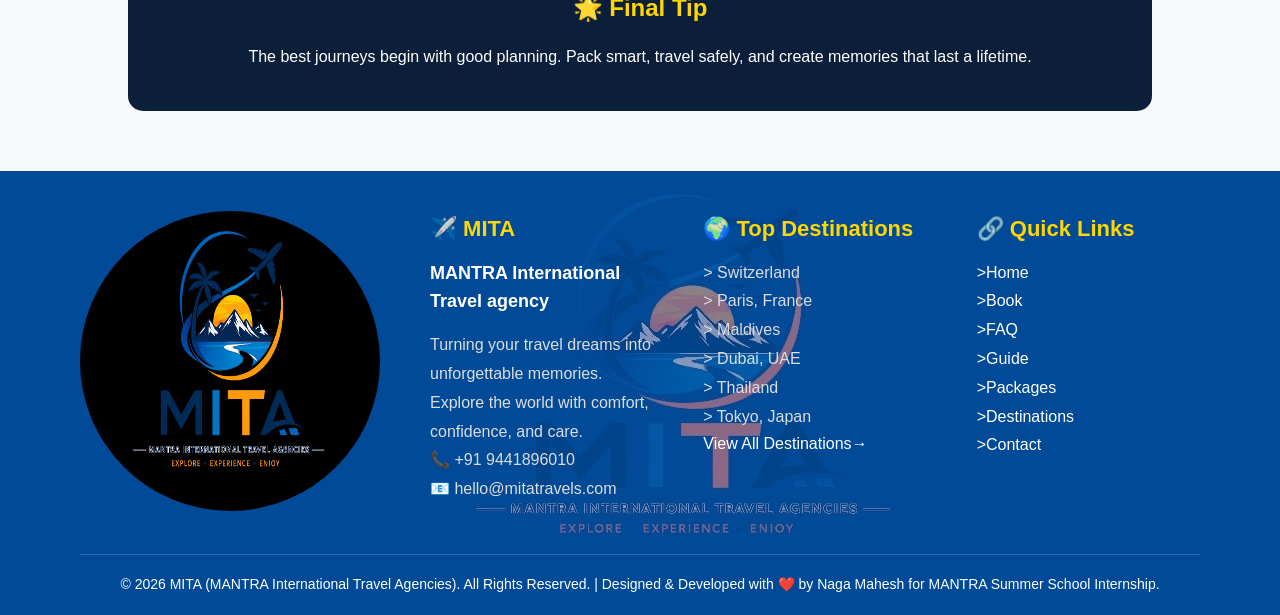
<file: travelguide.html>
<!DOCTYPE html>
<html lang="en">
<head>
    <meta charset="UTF-8">
    <meta name="viewport" content="width=device-width, initial-scale=1.0">
    
    <link rel="stylesheet" href="style.css">
    <title>Travel Guide | MITA</title>

<meta name="description" content="Read essential travel tips, packing guides, safety advice, travel documents, and useful information for a smooth and enjoyable journey.">

<meta name="keywords" content="Travel Guide, Packing Tips, Travel Tips, Safety Tips, Passport, Visa, Travel Advice">

<meta name="author" content="Naga Mahesh">
</head>
<body>
    <header>
        <nav>
         <div>
            <h1>MITA-MANTRA International Travel agency</h1>
          </div>
          <ul>
          <div>
            <a href="index.html">Home</a>
          </div>
          <div>
            <a href="ourstory.html">About</a>
          </div>
          <div>
            <a href="places.html">Places</a>
          </div>
          <div>
            <a href="packages.html">Packages</a>
          </div>
          <div>
            <a href="booking.html">Book Here</a>
          </div>
          <div>
            <a href="gallery.html">Gallery</a>
          </div>
          <div>
            <a href="contact.html">Contact Us</a>
          </div>
          <div>
            <a href="faq.html">FAQ</a>
          </div>
        <div>
            <a href="travelguide.html">Guide</a>
           </div>
           </ul>
        </nav>
         </header>
     <main>
           <section class="guide-header">
    <h1>🌍 Travel Guide</h1>
    <h3>Travel Smart, Travel Better</h3>
    <p>
        Whether you're planning your first trip or your next big adventure,
        these travel tips will help you enjoy a safe, comfortable, and memorable journey.
    </p>
</section>

<section class="guide-container">

    <div class="guide-card">
        <h3>🧳 Packing Essentials</h3>
        <p>
            • Carry comfortable clothing suitable for your destination.<br>
            • Keep your passport, ID, and travel tickets safe.<br>
            • Pack personal medicines and a basic first-aid kit.<br>
            • Bring a power bank and phone charger.<br>
            • Don't forget sunglasses, sunscreen, and a reusable water bottle.
        </p>
    </div>

    <div class="guide-card">
        <h3>📄 Travel Documents</h3>
        <p>
            • Keep your passport and visa ready.<br>
            • Carry printed and digital copies.<br>
            • Check your travel tickets.<br>
            • Save emergency contact numbers.
        </p>
    </div>

    <div class="guide-card">
        <h3>💰 Money & Payments</h3>
        <p>
            • Carry local currency.<br>
            • Use secure payment methods.<br>
            • Avoid carrying too much cash.<br>
            • Keep valuables safe.
        </p>
    </div>

    <div class="guide-card">
        <h3>🛡️ Safety Tips</h3>
        <p>
            • Respect local laws.<br>
            • Protect your belongings.<br>
            • Stay in trusted hotels.<br>
            • Share your itinerary.
        </p>
    </div>

    <div class="guide-card">
        <h3>🌦️ Check the Weather</h3>
        <p>
            • Check forecasts.<br>
            • Pack accordingly.<br>
            • Carry rain gear.<br>
            • Stay hydrated.
        </p>
    </div>

    <div class="guide-card">
        <h3>🍽️ Food & Health</h3>
        <p>
            • Drink safe water.<br>
            • Eat from trusted restaurants.<br>
            • Carry medicines.<br>
            • Eat balanced meals.
        </p>
    </div>

    <div class="guide-card">
        <h3>📸 Make Every Moment Count</h3>
        <p>
            • Capture memories.<br>
            • Respect local customs.<br>
            • Enjoy every moment.
        </p>
    </div>

    <div class="guide-card">
        <h3>✈️ Before You Travel</h3>
        <p>
            ✔️ Confirm booking.<br>
            ✔️ Pack luggage.<br>
            ✔️ Charge devices.<br>
            ✔️ Reach early.
        </p>
    </div>

</section>

<section class="final-tip">
    <h2>🌟 Final Tip</h2>
    <p>
        The best journeys begin with good planning. Pack smart,
        travel safely, and create memories that last a lifetime.
    </p>
</section>
     </main>
      <footer>
        <div class="footer">
          <div>
            <img src="Images/mita logo.jpeg" alt="Logo" width="224.85" height="170">
          </div>
            <div>
                <h3>✈️ MITA</h3>
                <h4>MANTRA International Travel agency</h4>
                <p>Turning your travel dreams into unforgettable memories. Explore the world with comfort, confidence, and care.</p>
                <p>📞 +91 9441896010 <br>
                 📧 hello@mitatravels.com</p>
            </div>
            <div>
                <h3>🌍 Top Destinations</h3>
                <p>> Switzerland <br>
                   > Paris, France <br>
                   > Maldives   <br>
                   > Dubai, UAE <br>
                   > Thailand  <br>
                   > Tokyo, Japan <br>
                   </p>
                   <a href="places.html">View All Destinations→</a>
            </div>
            <div>
                <h3>🔗 Quick Links</h3>
                <p>
                    <a href="index.html">>Home</a> <br>
                    <a href="booking.html">>Book</a> <br>
                    <a href="faq.html">>FAQ</a> <br>
                    <a href="travelguide.html">>Guide</a> <br>
                    <a href="packages.html">>Packages</a> <br>
                    <a href="places.html">>Destinations</a> <br>
                    <a href="contact.html">>Contact</a> <br>
                </p>
            </div>
        </div>
        <p>© 2026 MITA (MANTRA International Travel Agencies). All Rights Reserved. | Designed & Developed with ❤️ by Naga Mahesh for MANTRA Summer School Internship.</p>
    </footer>
    <!--Start of Tawk.to Script-->
<script type="text/javascript">
var Tawk_API=Tawk_API||{}, Tawk_LoadStart=new Date();
(function(){
var s1=document.createElement("script"),s0=document.getElementsByTagName("script")[0];
s1.async=true;
s1.src='https://embed.tawk.to/6a466e182aaf551d42e2d673/1jshhs4h0';
s1.charset='UTF-8';
s1.setAttribute('crossorigin','*');
s0.parentNode.insertBefore(s1,s0);
})();
</script>
<!--End of Tawk.to Script-->
</body>
</html>
</file>
<file: style.css>
*{
    margin: 0;
    padding: 0;
    box-sizing: border-box;
}

html{
    scroll-behavior: smooth;
}

body{
    font-family: 'Poppins', sans-serif;
    background-color: #f8f9fa;
    color: #333;
    line-height: 1.6;
}
header{
    background-color: #FFD700;
    background-size: cover;
    background-position: center;
    background-repeat: no-repeat;
    min-height: 0vh;
}
nav{
    display: flex;
    justify-content: space-between;
    align-items: center;
    padding: 20px 50px;
    font-weight: bold;
}
nav ul{
    display: flex;
    gap: 25px;
    color: black;
}
nav ul li{
    list-style: none;
}
nav ul li a{
    text-decoration: none;
    color: white;
}
.home1{
    background-image: url("../Images/header-bg.jpeg");
    background-size: cover;
    background-position:top;
    background-repeat: no-repeat;
    color: white;
    height: 530px;
    flex: 1;
    display: flex;
    flex-direction: column;
    justify-content: center;
    align-items: center;
    text-align: center;
}
.button1{
    height: 40px;
    width: 160px;
    border: none;
    border-radius: 10px;
    cursor: pointer;
    background-color: #FFD700;
    color: #0B1F3A;
    font-weight: bold;
}
.button-c{
    display: flex;
    justify-content: center;
    gap: 20px;
    margin-top: 20px;
}
.button1:hover{
    color: rgba(20, 22, 19, 0.658);
    background-color: #db6613;
    transition: 0.3s;
    transform: translateX(18px);
}
.about-features{
    width: 60%;
    margin: 40px auto;
    text-align: center;
    border-radius: 20px;
    box-shadow: 0 8px 20px;
}
.about-features h2{
    font-size: 40px;
    color: #0B1F3A;
    margin-bottom: 10px;
}
.about-features ul{
    list-style: none;
    padding: 0;
    display: inline-block;
    text-align: left;
}
.about-features ul li{
    font-size: 20px;
    margin: 18px 0;
    color: #333;
    font-weight: 500;
    transition: 0.3s;
}
.about-features ul li:hover{
    color: #0B1F3A;
    transform: translateX(8px);
}
.home2{
    width: 60%;
    margin: 60px auto;
    text-align: center;
    background-color:#FFD700;
    border-radius: 20px;
    box-shadow: 0 8px 20px;
}
.home2 h2{
    color: #0B1F3A;
    font-size: 42px;
    margin-bottom: 15px;
}
.button-h2{
    padding: 12px 20px;
    font-size: 14px;
    border: none;
    border-radius: 8px;
    background: #0d0853;
    cursor: pointer;
    margin-bottom: 15px;
    color: #FFD700;
}
.button-h2:hover{
    background-color: #db6613;
    transform: translateX(18px);
    transition: 0.3s;
}
.home2 p{
    color: black;
    font-size: 22px;
    margin-bottom: 20px;
}
footer{
    background-image: url("../Images/header-bg.jpeg");
    color: white;
    margin-top: 50px;
    padding: 40px 80px 20px;
}

.footer{
    display: flex;
    justify-content: space-between;
    align-items: flex-start;
    gap: 50px;
    flex-wrap: wrap;
}

.footer div{
    flex: 1;
}

.footer img{
    width: 300px;
    height: 300px;
    border-radius: 1000px;
}

.footer h3{
    color: #FFD700;
    margin-bottom: 12px;
    font-size: 22px;
}

.footer h4{
    margin-bottom: 15px;
    font-size: 18px;
}

.footer p{
    line-height: 1.8;
    color: #dddddd;
}

.footer a{
    color: white;
    text-decoration: none;
    transition: 0.3s;
}

.footer a:hover{
    color: #FFD700;
    padding-left: 5px;
}

footer>p{
    margin-top: 35px;
    text-align: center;
    border-top: 1px solid rgba(255,255,255,0.2);
    padding-top: 18px;
    font-size: 14px;
    color: white;
}
.about{
    height: 350px;
    display: flex;
    justify-content: center;
    flex-direction: column;
    text-align: center;
    background-image: url("../Images/header-bg.jpeg");
    color: #f8f9fa;
    font-weight: bolder;
    font-size: larger;
}
.about2{
    height: 250px;
    display: grid;
    grid-template-columns: repeat(2,1fr);
    gap: 40px;
    padding: 60px 80px;
    background: #f8fbff;
}
.card{
    background: #f8f9fa;
    padding: 35px;
    border-radius: 15px;
    box-shadow: 0 8px 20px;
    transition: 0.3s;
}
.card:hover{
    transform: translateY(-8px);
}
.places1{
    height: 350px;
    display: flex;
    justify-content: center;
    flex-direction: column;
    text-align: center;
    background-image: url("../Images/header-bg.jpeg");
    color: #f8f9fa;
    font-weight: bolder;
    font-size: larger;
}
.places{
    display: grid;
    grid-template-columns: repeat(auto-fit, minmax(280px,1fr));
    gap: 30px;
    padding: 50px;
}
.place-card{
    background: white;
    border-radius: 15px;
    overflow: hidden;
    box-shadow: 0 8px 20px rgba(0,0,0,0.15);
    transition: 0.2s;
    text-align: center;
}
.place-card:hover{
    transform: translateY(-10px);
}
.place-card img{
    width: 100%;
    height: 200px;
    object-fit: cover;
}
.place-card h3{
    color: #0B1F3A;
    margin: 15px 0 10px;
}
.place-card p{
    color: #555;
    padding: 0 20px 20px;
}
.packages{
    height: 350px;
    display: flex;
    justify-content: center;
    flex-direction: column;
    text-align: center;
    background-image: url("../Images/header-bg.jpeg");
    color: #f8f9fa;
    font-weight: bolder;
    font-size: larger;
}
.packages1{
     display: grid;
    grid-template-columns: repeat(auto-fit, minmax(280px,1fr));
    gap: 30px;
    padding: 50px;
}
.pac{
    background: white;
    border-radius: 15px;
    overflow: hidden;
    box-shadow: 0 8px 20px rgba(0,0,0,0.15);
    transition: 0.2s;
    text-align: center;
}
.pac:hover{
    transform: translateY(-10px);
}
.pac h3{
    color: #0B1F3A;
    margin: 15px 0 10px;
}
.pac p{
    color: #555;
    padding: 0 20px 20px;
}
.h1{
    text-align: center;
    margin-top: 15px;
}
.contact{
    height: 350px;
    display: flex;
    justify-content: center;
    flex-direction: column;
    text-align: center;
    background-image: url("../Images/header-bg.jpeg");
    color: #f8f9fa;
    font-weight: bolder;
    font-size: larger;
}
.cus{
    display: grid;
    grid-template-columns: repeat(auto-fit, minmax(280px,1fr));
    gap: 30px;
    padding: 50px;
}
.cus-card{
    background: white;
    border-radius: 15px;
    overflow: hidden;
    box-shadow: 0 8px 20px rgba(0,0,0,0.15);
    transition: 0.2s;
    text-align: center;
}
.cus-card:hover{
    transform: translateY(-10px);
}
.cus-card h3{
    color: #0B1F3A;
    margin: 15px 0 10px;
}
.cus-card p{
    color: #555;
    padding: 0 20px 20px;
}
.something{
    width: 80%;
    margin: 50px auto;
    text-align: center;
    border-radius: 20px;
    box-shadow: 0 8px 20px;
    height: 250px;
}
.something h2{
    font-size: 40px;
    color: #0B1F3A;
    margin-bottom: 10px;
}
.something p{
    font-size: 20px;
    margin: 18px 0;
    color: #333;
    font-weight: 500;
    transition: 0.3s;
    margin-bottom: 20px;
}
.something p:hover{
    color: #0B1F3A;
    transform: translateX(8px);
}
.location{
    width: 80%;
    margin: 70px auto;
    text-align: center;
}
.location h2{
    font-size: 38px;
    color: #0B1F3A;
    margin-bottom: 15px;
}
.location-text{
    color: #555;
    font-size: 18px;
    margin-bottom: 35px;
    line-height: 1.6;
}
.map-card{
    background: white;
    padding: 20px;
    border-radius: 15px;
    box-shadow: 0 8px 20px rgba(0,0,0,0.15);
}
.map-card iframe{
    border-radius: 12px;
}
.map-btn{
    display: inline-block;
    margin-top: 20px;
    padding: 12px 28px;
    background: #FFD700;
    color: #0B1F3A;
    text-decoration: none;
    border-radius: 8px;
    font-weight: bold;
    transition: 0.3s;
}
.map-btn:hover{
    background: #0B1F3A;
    color: white;
}
.faq-header{
    text-align:center;
    padding:60px 20px;
     background-image: url("../Images/header-bg.jpeg");
     color: #f8f9fa;
    font-weight: bolder;
    font-size: larger;
}
.faq-header h1{
    font-size:45px;
    margin-bottom:15px;
}
.faq-header p{
    font-size:18px;
}
.faq-container{
    width:85%;
    margin:40px auto;
    display:grid;
    grid-template-columns:repeat(2,1fr);
    gap:25px;
}
.faq-card{
    background:#fff;
    padding:25px;
    border-radius:15px;
    box-shadow:0 5px 15px rgba(0,0,0,.1);
    transition:.3s;
}
.faq-card:hover{
    transform:translateY(-8px);
}
.faq-card h3{
    color:#0B1F3A;
    margin-bottom:15px;
}
.faq-card p{
    color:#555;
    line-height:1.7;
}
.faq-contact{
    width:70%;
    margin:70px auto;
    text-align:center;
    background:#0B1F3A;
    color:white;
    padding:40px;
    border-radius:15px;
}
.faq-contact h2{
    margin-bottom:15px;
    color:#FFD700;
}
.faq-contact p{
    line-height:1.8;
    margin-bottom:20px;
}
.contact-btn{
    background:#FFD700;
    color:#0B1F3A;
    border:none;
    padding:12px 30px;
    border-radius:8px;
    font-weight:bold;
    cursor:pointer;
    transition:.3s;
}
.contact-btn:hover{
    background:white;
}
.guide-header{
    text-align:center;
    padding:60px 20px;
     background-image: url("../Images/header-bg.jpeg");
     color: #f8f9fa;
    font-weight: bolder;
    font-size: larger;
}
.guide-header h1{
    font-size:45px;
    margin-bottom:10px;
}
.guide-header h3{
    margin-bottom:20px;
}
.guide-header p{
    width:70%;
    margin:auto;
    line-height:1.7;
}
.guide-container{
    width:90%;
    margin:50px auto;
    display:grid;
    grid-template-columns:repeat(2,1fr);
    gap:30px;
}
.guide-card{
    background:white;
    padding:30px;
    border-radius:15px;
    box-shadow:0 8px 20px rgba(0,0,0,.12);
    transition:.3s;
}
.guide-card:hover{
    transform:translateY(-8px);
}
.guide-card h3{
    color:#0B1F3A;
    margin-bottom:15px;
}
.guide-card p{
    color:#555;
    line-height:1.8;
}
.final-tip{
    width:80%;
    margin:60px auto;
    background:#0B1F3A;
    color:white;
    text-align:center;
    padding:40px;
    border-radius:15px;
}
.final-tip h2{
    color:#FFD700;
    margin-bottom:15px;
}
.final-tip p{
    line-height:1.8;
}
.booking-header{
    text-align:center;
    padding:60px 20px;
    background-image: url("../Images/header-bg.jpeg");
    color: #f8f9fa;
    font-weight: bolder;
    font-size: larger;

}
.booking-header h1{
    font-size:45px;

}
.booking-header p{

    margin-top:15px;
}
.booking-section{
    display:flex;
    justify-content:center;
    margin-bottom:60px;
}
.booking-box{
    width:700px;
    background:white;
    padding:35px;
    border-radius:15px;
    box-shadow:0 8px 20px rgba(0,0,0,.15);
}
.booking-box h2{
    text-align:center;
    color:#0B1F3A;
    margin-bottom:30px;
}
#bookingForm{
    display:flex;
    flex-direction:column;
    gap:15px;
}
#bookingForm label{
    font-weight:bold;
    color:#0B1F3A;
}
#bookingForm input,
#bookingForm select,
#bookingForm textarea{
    padding:12px;
    border:1px solid #ccc;
    border-radius:8px;
    font-size:16px;
}
#bookingForm textarea{
    height:120px;
    resize:none;
}
.checkbox{
    display:flex;
    align-items:center;
    gap:10px;
}
.booking-btn{
    margin-top:20px;
    padding:14px;
    border:none;
    border-radius:10px;
    background:#FFD700;
    color:#0B1F3A;
    font-size:18px;
    font-weight:bold;
    cursor:pointer;
    transition:.3s;
}
.booking-btn:hover{
    background:#0B1F3A;
    color:white;
}
#message{
    text-align:center;
    color:green;
    margin-top:20px;
    font-weight:bold;
}
.modal{
    display:none;
    position:fixed;
    z-index:1000;
    left:0;
    top:0;
    width:100%;
    height:100%;
    background:rgba(0,0,0,0.6);
}
.modal-content{
    background:white;
    width:45%;
    margin:7% auto;
    padding:30px;
    border-radius:15px;
    text-align:center;
    box-shadow:0 10px 30px rgba(0,0,0,.3);
    position:relative;
}
.modal-content h2{
    color:#0B1F3A;
    margin-bottom:20px;
}
.modal-content p{
    color:#555;
    margin:10px 0;
    line-height:1.7;
}
.close{
    position:absolute;
    right:20px;
    top:15px;
    font-size:30px;
    cursor:pointer;
    color:#555;
}
.close:hover{
    color:red;
}
#closeBtn{
    margin-top:25px;
    padding:12px 30px;
    background:#FFD700;
    color:#0B1F3A;
    border:none;
    border-radius:8px;
    cursor:pointer;
    font-weight:bold;
    font-size:16px;
}
#closeBtn:hover{
    background:#0B1F3A;
    color:white;
}
.gallery-header{
    text-align:center;
    
     padding:60px 20px;
    background-image: url("../Images/header-bg.jpeg");
    color: #f8f9fa;
    font-weight: bolder;
    font-size: larger;
}
.gallery-header h1{
    font-size:45px;
    
    margin-bottom:15px;
}
.gallery-header p{
    
    font-size:18px;
    width:70%;
    margin:auto;
    line-height:1.8;
}
.gallery-buttons{
    display:flex;
    justify-content:center;
    gap:20px;
    margin:40px;
    flex-wrap:wrap;
}
.gallery-buttons button{
    padding:12px 25px;
    border:none;
    border-radius:10px;
    background:#FFD700;
    color:#0B1F3A;
    font-size:16px;
    font-weight:bold;
    cursor:pointer;
    transition:.3s;
}
.gallery-buttons button:hover{
    background:#0B1F3A;
    color:white;
}
.gallery{
    width:90%;
    margin:50px auto;
    display:grid;
    grid-template-columns:repeat(3,1fr);
    gap:30px;
}
.gallery-item{
    background:white;
    border-radius:15px;
    overflow:hidden;
    box-shadow:0 8px 20px rgba(0,0,0,.15);
    transition:.3s;
    cursor:pointer;
}
.gallery-item:hover{
    transform:translateY(-8px);
}
.gallery-item img{
    width:100%;
    height:250px;
    object-fit:cover;
    transition:.4s;
}
.gallery-item:hover img{
    transform:scale(1.08);
}
.gallery-item h3{
    text-align:center;
    padding:18px;
    color:#0B1F3A;
}
.lightbox{
    display:none;
    position:fixed;
    left:0;
    top:0;
    width:100%;
    height:100%;
    background:rgba(0,0,0,.9);
    justify-content:center;
    align-items:center;
    z-index:999;
}
.lightbox img{
    width:70%;
    max-height:80%;
    border-radius:15px;
}
#closeLightbox{
    position:absolute;
    top:30px;
    right:50px;
    font-size:45px;
    color:white;
    cursor:pointer;
}
#closeLightbox:hover{
    color:#FFD700;
}
@media (max-width: 992px) {

    nav{
        flex-direction: column;
        gap: 15px;
        padding: 20px;
        text-align: center;
    }

    nav ul{
        flex-wrap: wrap;
        justify-content: center;
        gap: 15px;
        padding: 0;
    }

    .home1,
    .about,
    .places1,
    .packages,
    .contact,
    .faq-header,
    .guide-header,
    .booking-header,
    .gallery-header{
        height: auto;
        padding: 80px 20px;
    }

    .about-features,
    .home2,
    .something,
    .location,
    .faq-contact,
    .final-tip{
        width: 90%;
    }

    .about2,
    .faq-container,
    .guide-container{
        grid-template-columns: 1fr;
        height: auto;
        padding: 40px 20px;
    }

    .places,
    .packages1,
    .cus,
    .gallery{
        grid-template-columns: repeat(auto-fit,minmax(250px,1fr));
        padding: 25px;
    }

    .booking-box{
        width: 95%;
    }

    .modal-content{
        width: 90%;
        margin: 15% auto;
    }

    .footer{
        flex-direction: column;
        text-align: center;
    }

    .footer img{
        width: 220px;
        height: 220px;
    }

    .guide-header p,
    .gallery-header p{
        width: 90%;
    }

    .location iframe{
        height: 300px;
    }

}

@media (max-width: 768px){

    h1{
        font-size: 32px;
    }

    h2{
        font-size: 28px !important;
    }

    h3{
        font-size: 22px;
    }

    p{
        font-size: 16px !important;
    }

    nav{
        padding: 15px;
    }

    nav ul{
        gap: 10px;
    }

    .button-c{
        flex-direction: column;
        align-items: center;
    }

    .button1,
    .button-h2,
    .booking-btn,
    .contact-btn,
    .map-btn{
        width: 90%;
        max-width: 300px;
    }

    .gallery{
        grid-template-columns: 1fr;
    }

    .gallery-item img{
        height: 220px;
    }

    .footer{
        padding: 20px;
    }

    .footer img{
        width: 180px;
        height: 180px;
    }

    .map-card iframe{
        height: 250px;
    }

    .lightbox img{
        width: 95%;
    }

}

@media (max-width: 480px){

    nav ul{
        flex-direction: column;
        gap: 12px;
    }

    .home1 h1,
    .about h1,
    .places1 h1,
    .packages h1,
    .contact h1,
    .faq-header h1,
    .guide-header h1,
    .booking-header h1,
    .gallery-header h1{
        font-size: 28px;
    }

    .home1 p,
    .about p,
    .places1 p,
    .packages p,
    .contact p,
    .faq-header p,
    .guide-header p,
    .booking-header p,
    .gallery-header p{
        font-size: 15px !important;
    }

    .card,
    .place-card,
    .pac,
    .cus-card,
    .faq-card,
    .guide-card{
        padding: 20px;
    }

    .footer img{
        width: 150px;
        height: 150px;
    }

    .booking-box{
        padding: 20px;
    }

    .modal-content{
        width: 95%;
        padding: 20px;
    }

}
</file>
